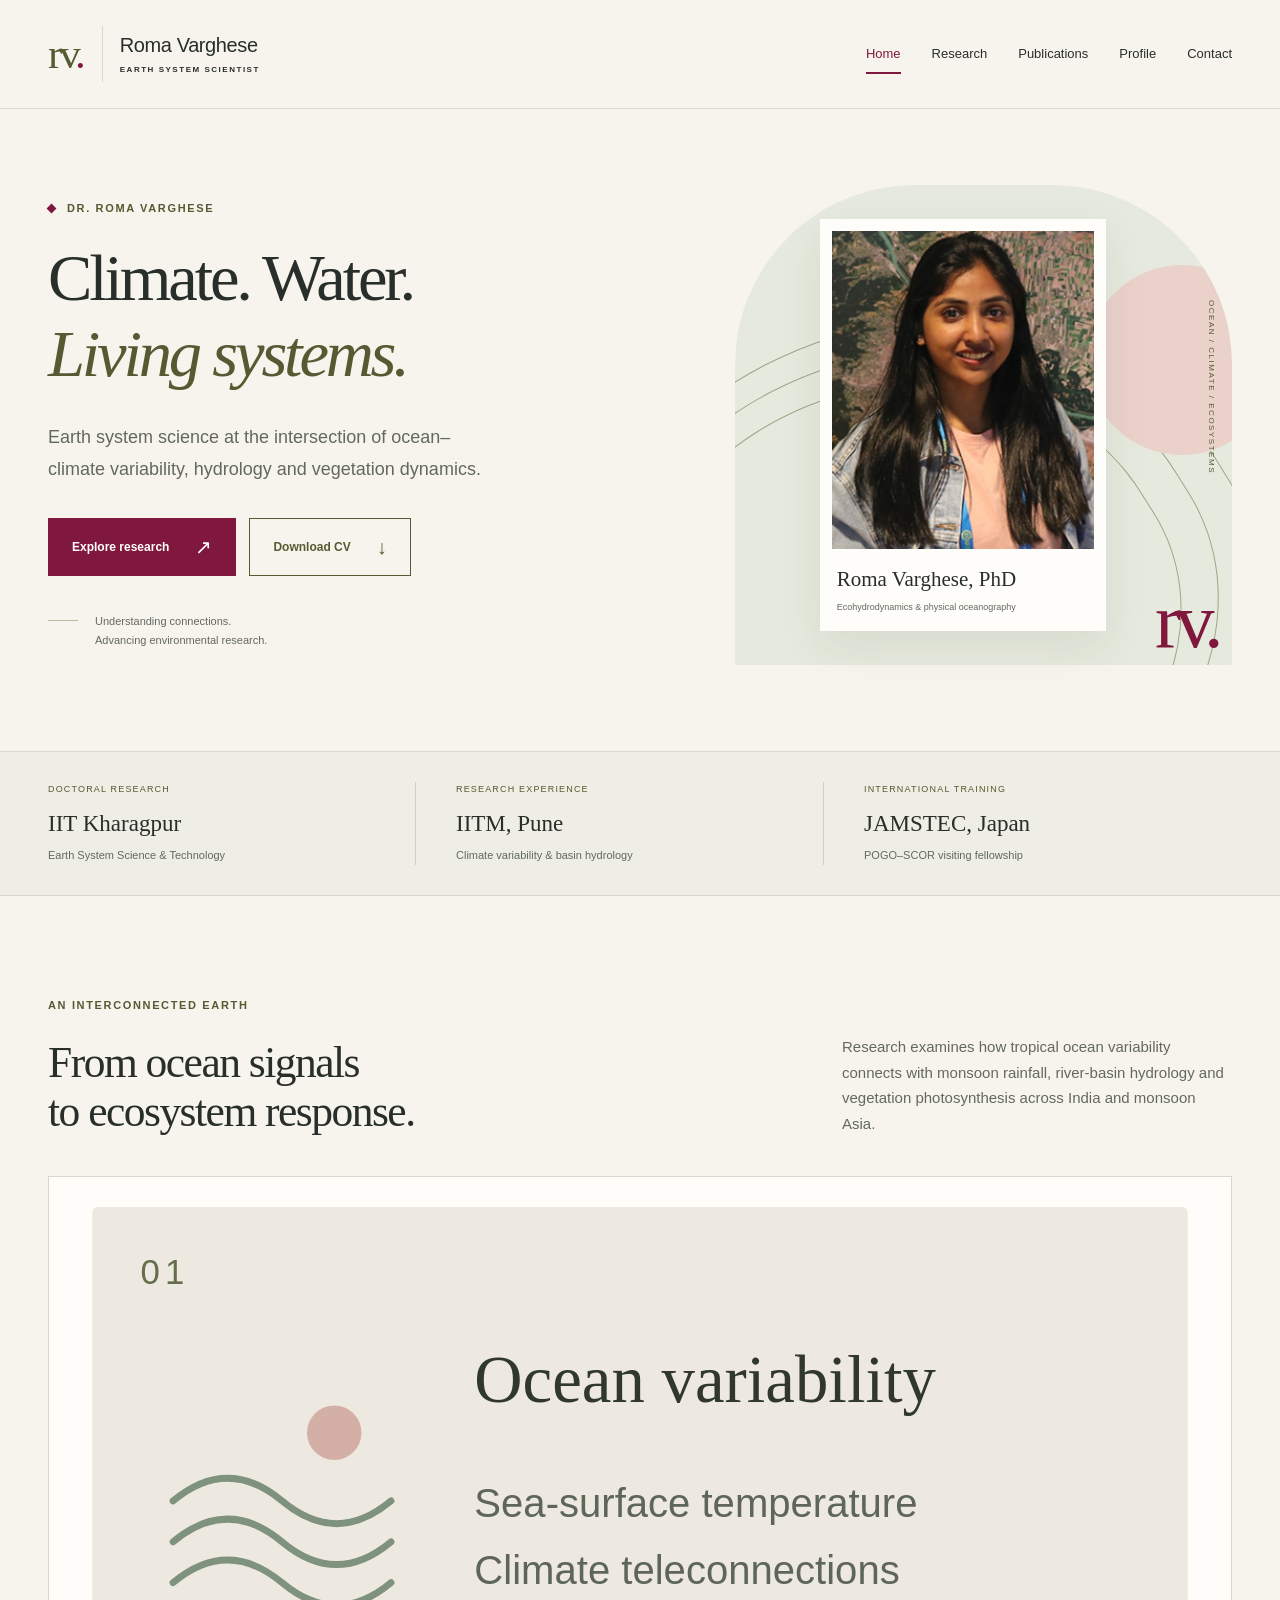
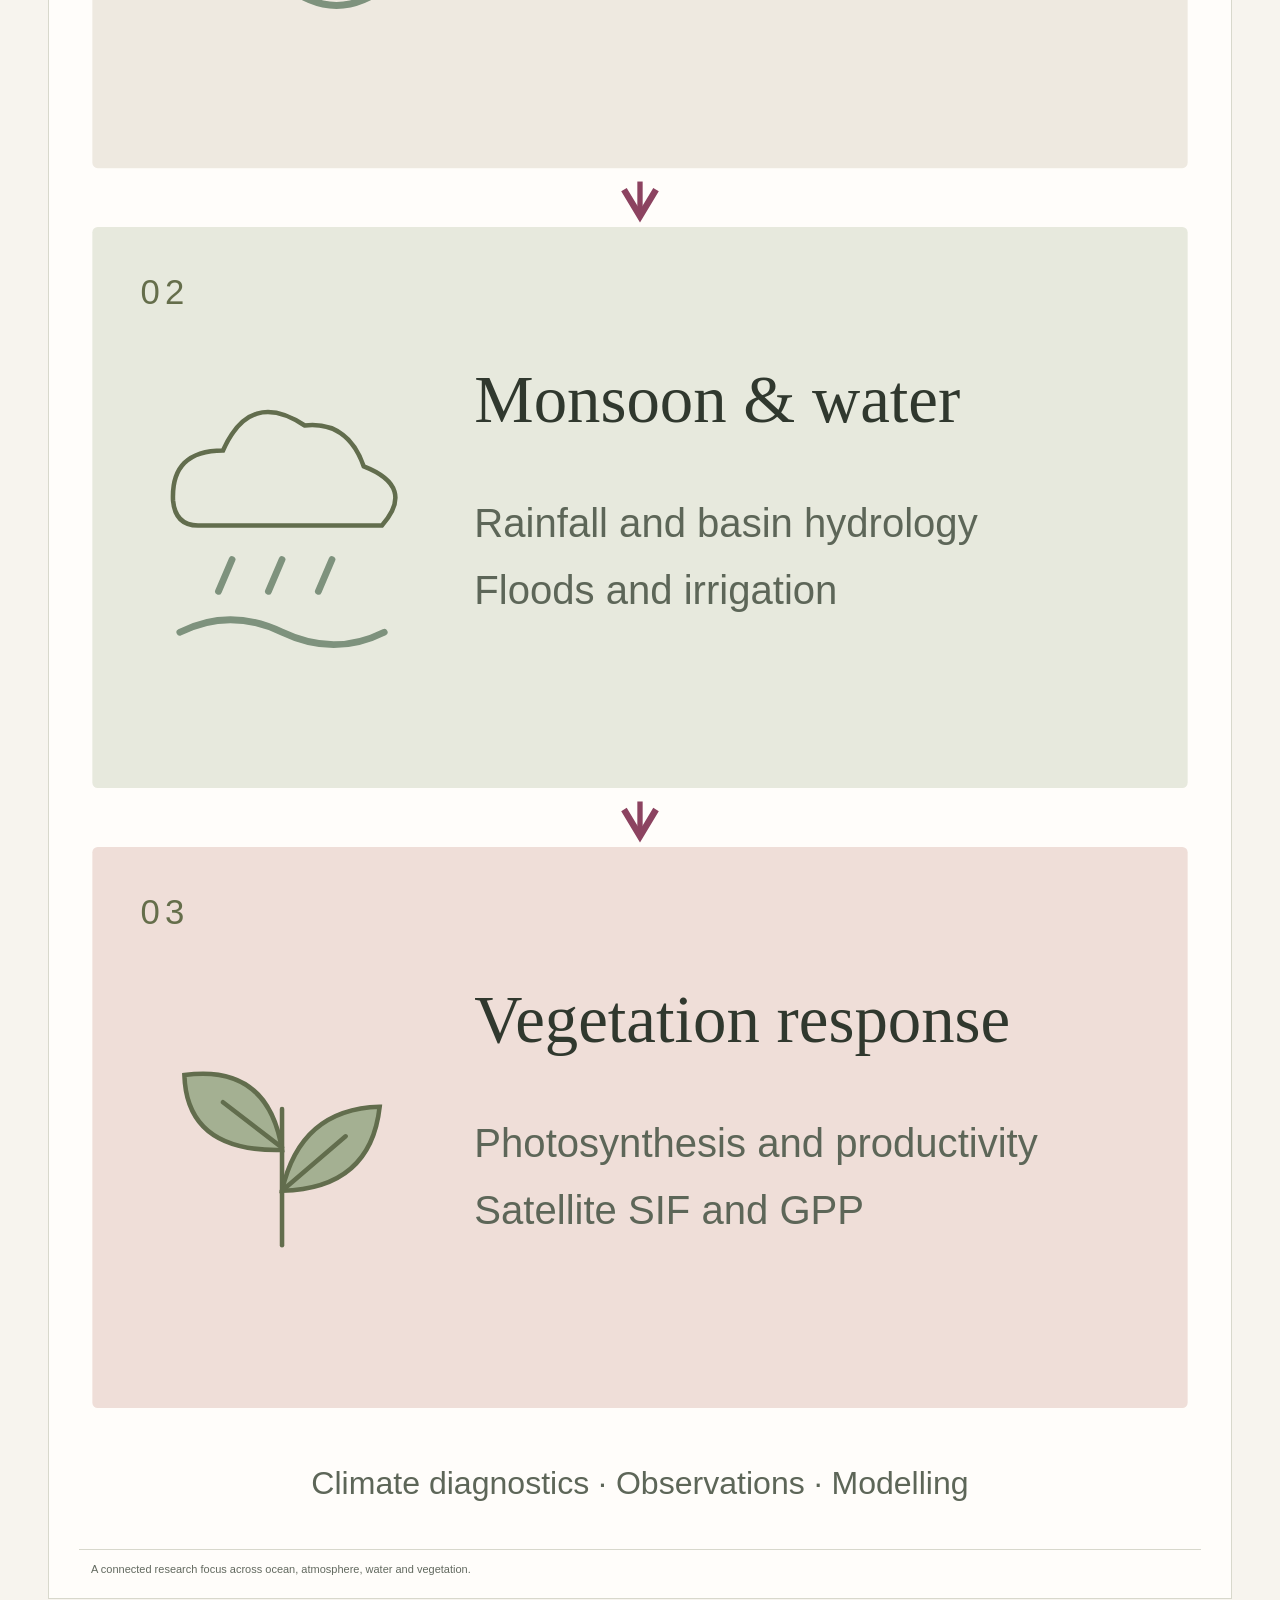
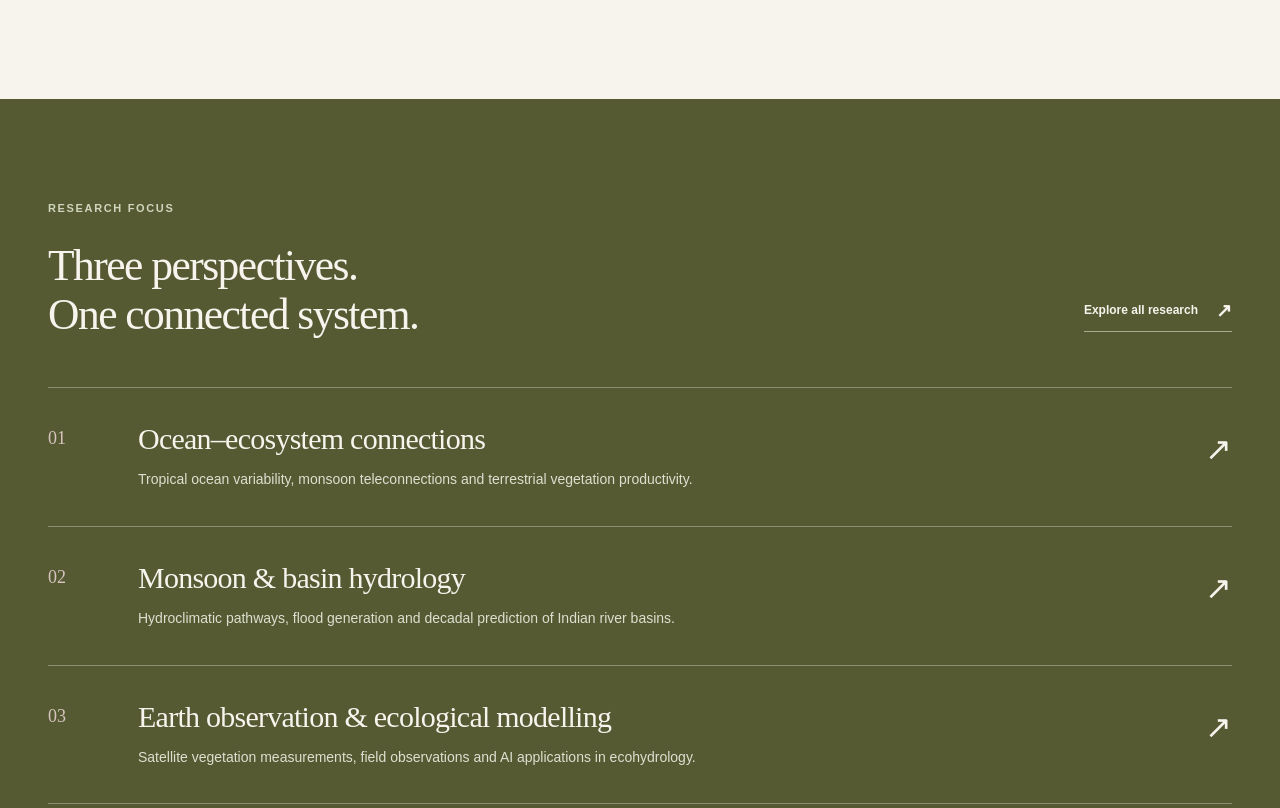
<file: index.html>
<!doctype html>
<html lang="en"><head>
<meta charset="utf-8"><meta name="viewport" content="width=device-width,initial-scale=1">
<meta name="description" content="Roma Varghese — Earth system scientist researching ocean–climate connections, hydrology and vegetation dynamics."><meta name="author" content="Roma Varghese">
<meta name="robots" content="noindex,nofollow"><meta name="referrer" content="no-referrer"><meta name="theme-color" content="#f7f4ee">
<title>Climate, Water &amp; Living Systems | Roma Varghese</title>
<link rel="icon" href="assets/favicon.svg" type="image/svg+xml">
<link rel="stylesheet" href="assets/style.css"><script src="assets/site.js" defer></script>
</head><body>
<a class="skip" href="#main">Skip to content</a>
<header class="site-header"><div class="container header-inner">
<a href="index.html" class="brand" aria-label="Roma Varghese home"><span class="brand-symbol" aria-hidden="true">rv<span>.</span></span><span>Roma Varghese<small>EARTH SYSTEM SCIENTIST</small></span></a>
<button class="menu-toggle" type="button" aria-expanded="false" aria-controls="main-nav"><span>Menu</span><span class="menu-lines" aria-hidden="true"></span></button>
<nav id="main-nav" aria-label="Main navigation"><a href="index.html" aria-current="page">Home</a><a href="research.html">Research</a><a href="publications.html">Publications</a><a href="profile.html">Profile</a><a href="contact.html">Contact</a></nav>
</div></header>
<main id="main">
<section class="container hero" aria-labelledby="hero-title">
<div class="hero-copy"><p class="eyebrow"><span class="small-diamond" aria-hidden="true"></span> Dr. Roma Varghese</p>
<h1 id="hero-title">Climate. Water.<br><em>Living systems.</em></h1>
<p class="hero-description">Earth system science at the intersection of ocean–climate variability, hydrology and vegetation dynamics.</p>
<div class="hero-actions"><a class="button primary" href="research.html">Explore research <span aria-hidden="true">↗</span></a><a class="button outline" href="assets/Roma_Varghese_CV.pdf" download>Download CV <span aria-hidden="true">↓</span></a></div>
<div class="hero-note"><span class="note-line" aria-hidden="true"></span> Understanding connections.<br>Advancing environmental research.</div></div>
<figure class="portrait-scene"><div class="portrait-backdrop" aria-hidden="true"><span class="contour contour-one"></span><span class="contour contour-two"></span><span class="contour contour-three"></span><span class="portrait-orbit"></span></div><div class="portrait-card"><img src="assets/roma-varghese.png" width="250" height="304" alt="Roma Varghese" fetchpriority="high"><figcaption><strong>Roma Varghese, PhD</strong><span>Ecohydrodynamics &amp; physical oceanography</span></figcaption></div><span class="portrait-side-note" aria-hidden="true">OCEAN / CLIMATE / ECOSYSTEMS</span><span class="portrait-mark" aria-hidden="true">rv.</span></figure>
</section>
<section class="credentials" aria-label="Research background"><div class="container credential-grid"><div class="credential"><span class="credential-label">DOCTORAL RESEARCH</span><strong>IIT Kharagpur</strong><span>Earth System Science &amp; Technology</span></div><div class="credential"><span class="credential-label">RESEARCH EXPERIENCE</span><strong>IITM, Pune</strong><span>Climate variability &amp; basin hydrology</span></div><div class="credential"><span class="credential-label">INTERNATIONAL TRAINING</span><strong>JAMSTEC, Japan</strong><span>POGO–SCOR visiting fellowship</span></div></div></section>
<section class="container section section-framework"><div class="section-heading"><div><p class="eyebrow">An interconnected Earth</p><h2>From ocean signals<br>to ecosystem response.</h2></div><p>Research examines how tropical ocean variability connects with monsoon rainfall, river-basin hydrology and vegetation photosynthesis across India and monsoon Asia.</p></div><figure class="framework"><picture><source media="(max-width: 600px)" srcset="assets/research-framework-mobile.svg"><img src="assets/research-framework.svg" width="1200" height="430" alt="Research framework connecting tropical ocean variability, monsoon rainfall and basin hydrology, and vegetation photosynthesis through climate diagnostics, satellite observations and modelling." loading="lazy"></picture><figcaption>A connected research focus across ocean, atmosphere, water and vegetation.</figcaption></figure></section>
<section class="research-band"><div class="container section"><div class="section-heading"><div><p class="eyebrow">Research focus</p><h2>Three perspectives.<br>One connected system.</h2></div><a class="text-link" href="research.html" >Explore all research<span aria-hidden="true">↗</span></a></div>
<div class="research-rows"><a class="research-row" href="research.html#ocean-ecosystems"><span class="row-number">01</span><div><h3>Ocean–ecosystem connections</h3><p>Tropical ocean variability, monsoon teleconnections and terrestrial vegetation productivity.</p></div><span class="row-arrow" aria-hidden="true">↗</span></a><a class="research-row" href="research.html#hydrology"><span class="row-number">02</span><div><h3>Monsoon &amp; basin hydrology</h3><p>Hydroclimatic pathways, flood generation and decadal prediction of Indian river basins.</p></div><span class="row-arrow" aria-hidden="true">↗</span></a><a class="research-row" href="research.html#earth-observation"><span class="row-number">03</span><div><h3>Earth observation &amp; ecological modelling</h3><p>Satellite vegetation measurements, field observations and AI applications in ecohydrology.</p></div><span class="row-arrow" aria-hidden="true">↗</span></a></div></div></section>
<section class="container section"><div class="section-heading"><div><p class="eyebrow">Selected publications</p><h2>Recent contributions.</h2></div><a class="text-link" href="publications.html" >View publications<span aria-hidden="true">↗</span></a></div><div class="selected-grid"><article class="selected-paper"><div class="paper-meta"><span>2026</span><span>Vegetation & hydroclimate</span></div><h3><a href="publications.html#hydroclimate-photosynthesis">Disentangling hydroclimatic and irrigation controls on vegetation photosynthesis variability in India</a></h3><p>Ecohydrology & Hydrobiology</p><a class="text-link" href="https://doi.org/10.1016/j.ecohyd.2026.100811" rel="noreferrer">Read publication<span aria-hidden="true">↗</span></a></article><article class="selected-paper"><div class="paper-meta"><span>2026</span><span>Monsoon & hydrology</span></div><h3><a href="publications.html#monsoon-floods">Monsoon-driven hydrological pathways of flood generation in semi-arid river basins</a></h3><p>Hydrological Processes, 40(7)</p><a class="text-link" href="https://doi.org/10.1002/hyp.70622" rel="noreferrer">Read publication<span aria-hidden="true">↗</span></a></article><article class="selected-paper"><div class="paper-meta"><span>2025</span><span>AI & ecosystem prediction</span></div><h3><a href="publications.html#ai-vegetation">An artificial intelligence-based framework for modeling vegetation photosynthesis anomalies in India corresponding to tropical oceanic variability</a></h3><p>Global Change Biology, 31(12)</p><a class="text-link" href="https://doi.org/10.1111/gcb.70636" rel="noreferrer">Read publication<span aria-hidden="true">↗</span></a></article></div></section>
<section class="container distinction"><div class="distinction-icon" aria-hidden="true">✳</div><div><p class="eyebrow">Research recognition</p><h2>Best Poster Award<br><em>INTROMET 2025</em></h2></div><div><p>Recognition at the International Symposium on Tropical Meteorology, IITM Pune.</p><a class="text-link" href="profile.html#recognition" >Profile & achievements<span aria-hidden="true">↗</span></a></div></section>
<section class="container contact-banner"><div><p class="eyebrow">Research &amp; collaboration</p><h2>Connect across disciplines.</h2><p>Enquiries in climate variability, ecohydrology and Earth observation.</p></div><a class="button primary" href="contact.html">Get in touch <span aria-hidden="true">↗</span></a></section></main>
<footer class="site-footer"><div class="container footer-top"><div><a class="footer-name" href="index.html">Roma Varghese<span>.</span></a><p>Climate, water and living systems.</p></div><div class="footer-links"><a href="research.html">Research</a><a href="publications.html">Publications</a><a href="assets/Roma_Varghese_CV.pdf" download>Download CV ↗</a><a href="mailto:romavarghese17@gmail.com">Email ↗</a></div></div><div class="container footer-bottom"><span>Ecohydrodynamics · Physical oceanography</span><span>© 2026 Roma Varghese</span></div></footer>
</body></html>
</file>
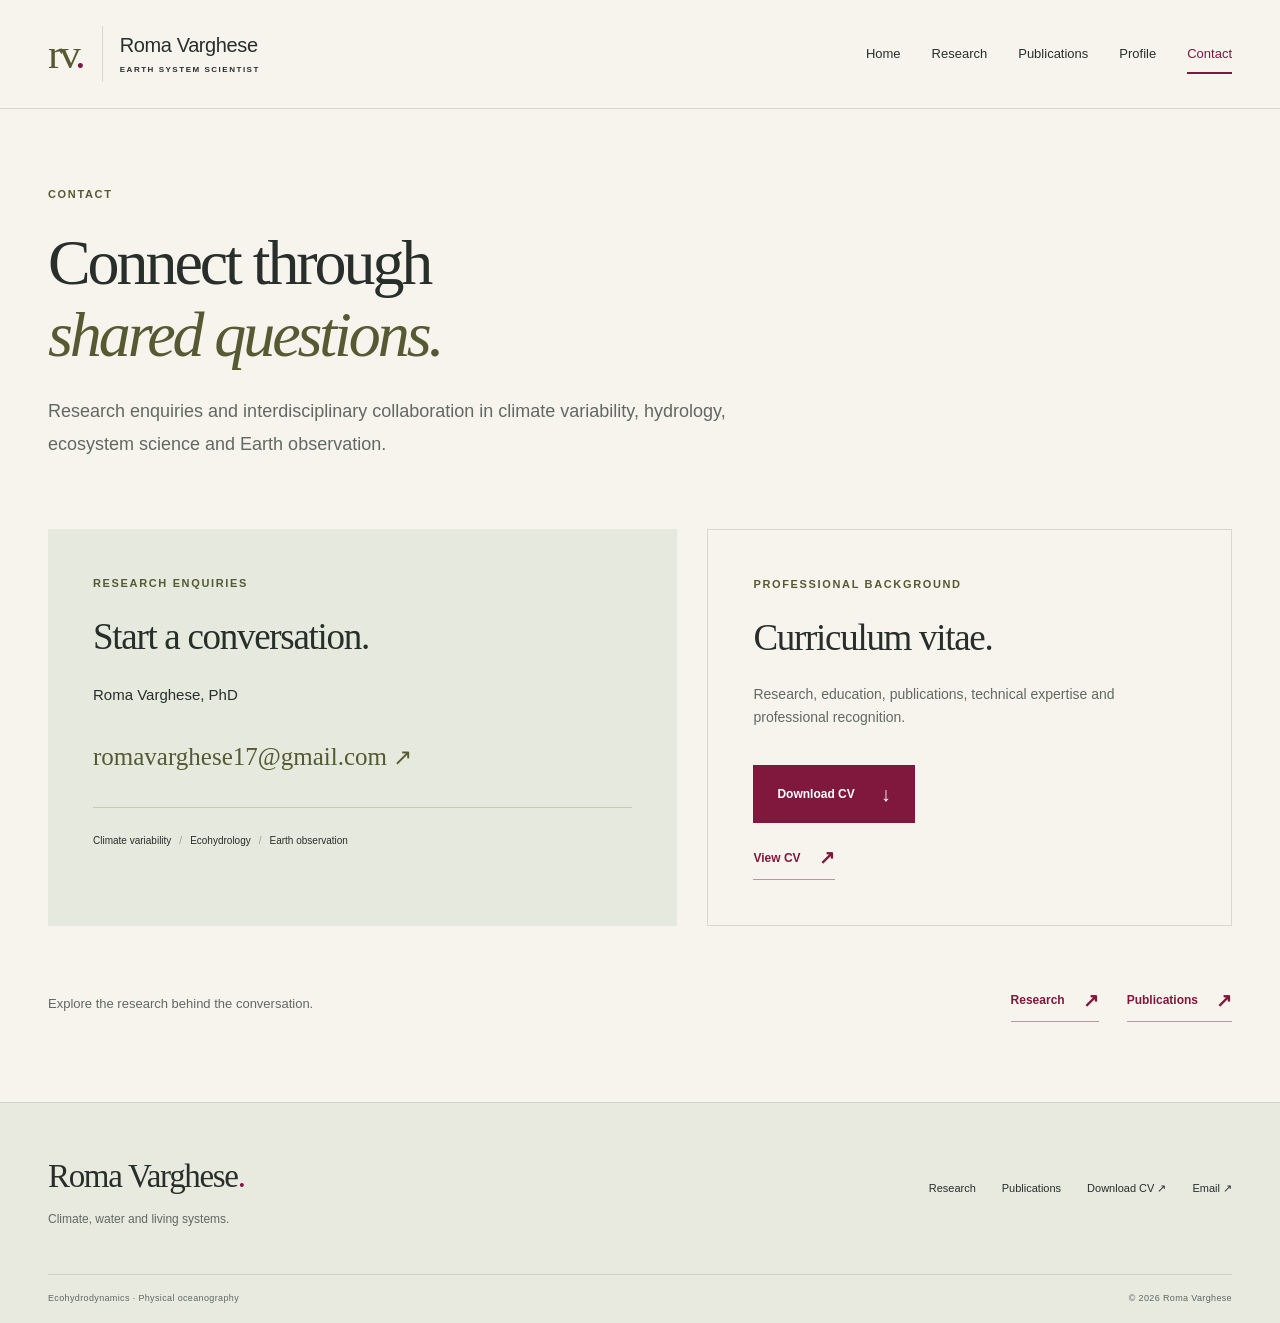
<file: contact.html>
<!doctype html>
<html lang="en"><head>
<meta charset="utf-8"><meta name="viewport" content="width=device-width,initial-scale=1">
<meta name="description" content="Contact Roma Varghese for research enquiries and collaboration in climate, hydrology and ecosystem science."><meta name="author" content="Roma Varghese">
<meta name="robots" content="noindex,nofollow"><meta name="referrer" content="no-referrer"><meta name="theme-color" content="#f7f4ee">
<title>Contact | Roma Varghese</title>
<link rel="icon" href="assets/favicon.svg" type="image/svg+xml">
<link rel="stylesheet" href="assets/style.css"><script src="assets/site.js" defer></script>
</head><body>
<a class="skip" href="#main">Skip to content</a>
<header class="site-header"><div class="container header-inner">
<a href="index.html" class="brand" aria-label="Roma Varghese home"><span class="brand-symbol" aria-hidden="true">rv<span>.</span></span><span>Roma Varghese<small>EARTH SYSTEM SCIENTIST</small></span></a>
<button class="menu-toggle" type="button" aria-expanded="false" aria-controls="main-nav"><span>Menu</span><span class="menu-lines" aria-hidden="true"></span></button>
<nav id="main-nav" aria-label="Main navigation"><a href="index.html">Home</a><a href="research.html">Research</a><a href="publications.html">Publications</a><a href="profile.html">Profile</a><a href="contact.html" aria-current="page">Contact</a></nav>
</div></header>
<main id="main"><section class="container page-intro"><p class="eyebrow">Contact</p><h1>Connect through<br><em>shared questions.</em></h1><p class="intro-text">Research enquiries and interdisciplinary collaboration in climate variability, hydrology, ecosystem science and Earth observation.</p></section>
<section class="container contact-layout"><article class="contact-card email-card"><p class="eyebrow">Research enquiries</p><h2>Start a conversation.</h2><p>Roma Varghese, PhD</p><a class="email-address" href="mailto:romavarghese17@gmail.com">romavarghese17@gmail.com <span aria-hidden="true">↗</span></a><div class="contact-topics"><span>Climate variability</span><span>Ecohydrology</span><span>Earth observation</span></div></article><article class="contact-card cv-card"><p class="eyebrow">Professional background</p><h2>Curriculum vitae.</h2><p>Research, education, publications, technical expertise and professional recognition.</p><a class="button primary" href="assets/Roma_Varghese_CV.pdf" download>Download CV <span aria-hidden="true">↓</span></a><a class="text-link" href="cv.html">View CV <span aria-hidden="true">↗</span></a></article></section>
<section class="container contact-bottom"><p>Explore the research behind the conversation.</p><div><a class="text-link" href="research.html">Research <span aria-hidden="true">↗</span></a><a class="text-link" href="publications.html">Publications <span aria-hidden="true">↗</span></a></div></section></main>
<footer class="site-footer"><div class="container footer-top"><div><a class="footer-name" href="index.html">Roma Varghese<span>.</span></a><p>Climate, water and living systems.</p></div><div class="footer-links"><a href="research.html">Research</a><a href="publications.html">Publications</a><a href="assets/Roma_Varghese_CV.pdf" download>Download CV ↗</a><a href="mailto:romavarghese17@gmail.com">Email ↗</a></div></div><div class="container footer-bottom"><span>Ecohydrodynamics · Physical oceanography</span><span>© 2026 Roma Varghese</span></div></footer>
</body></html>
</file>
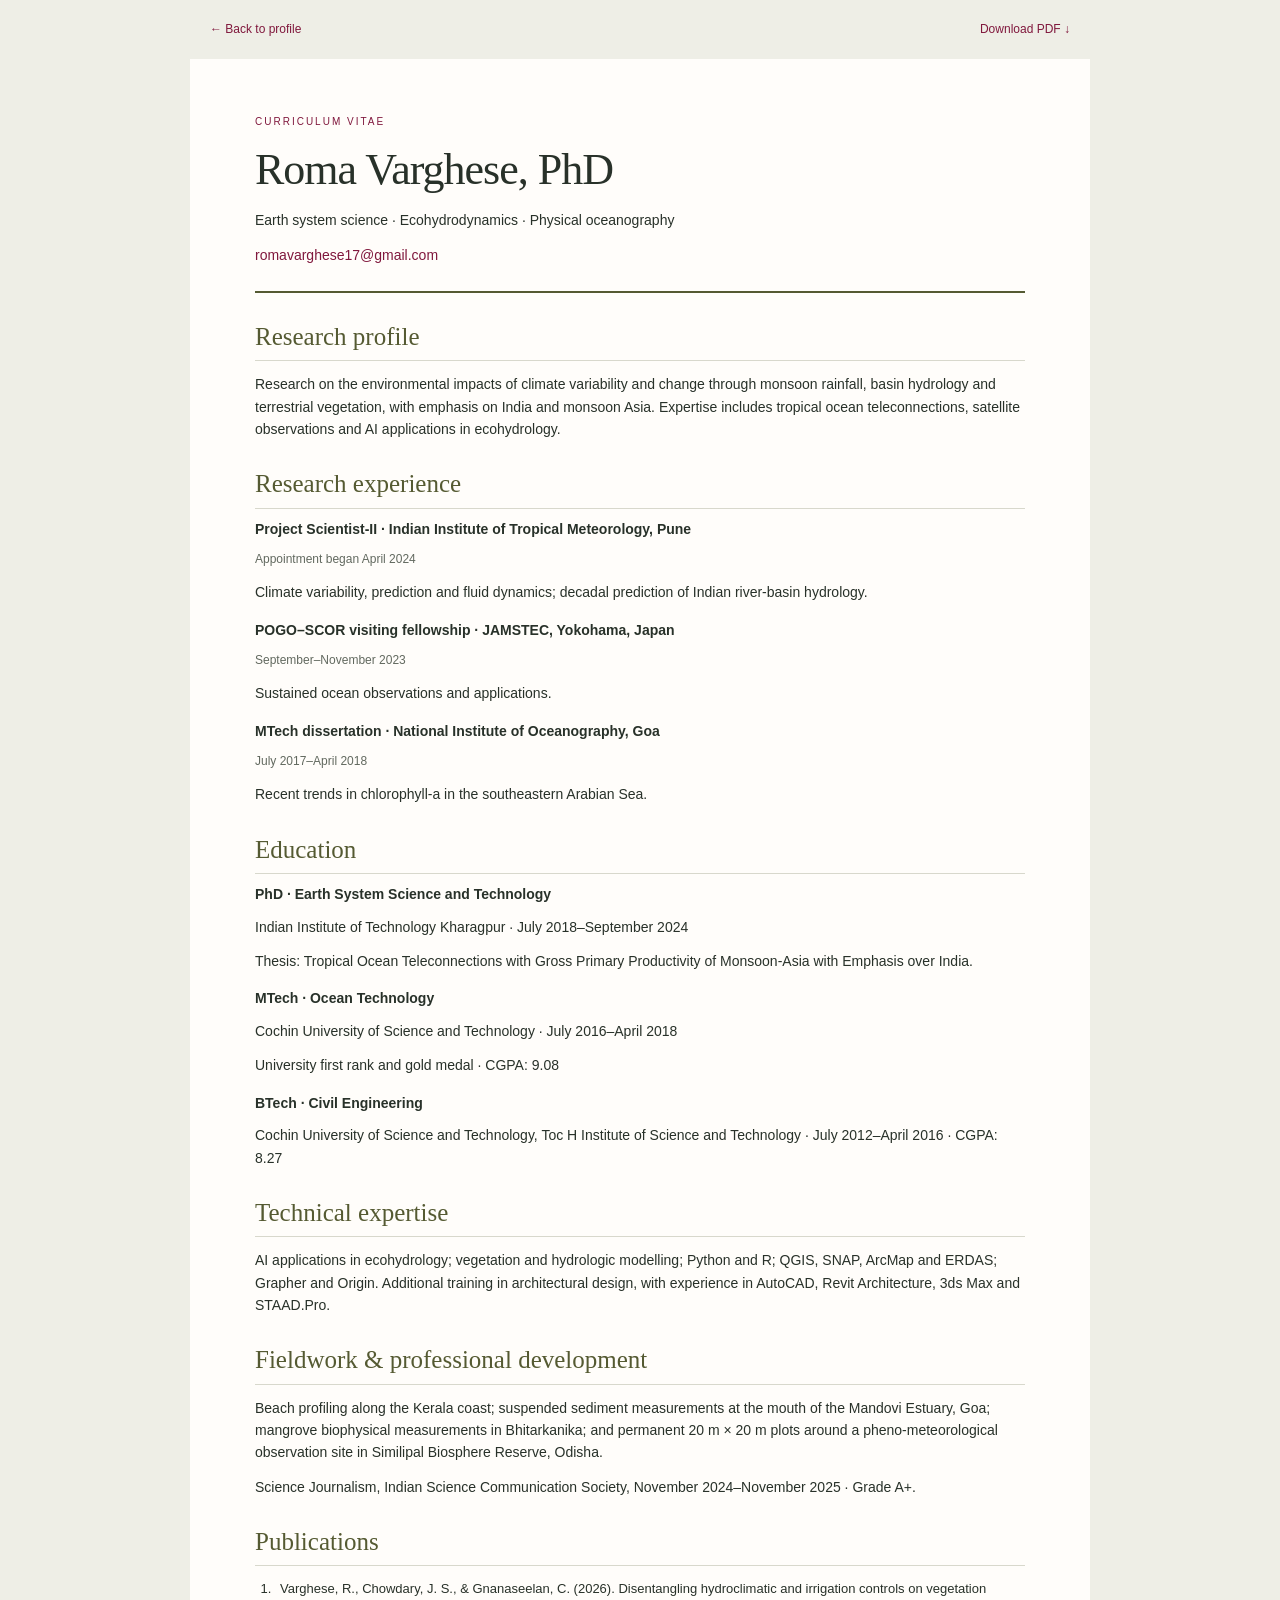
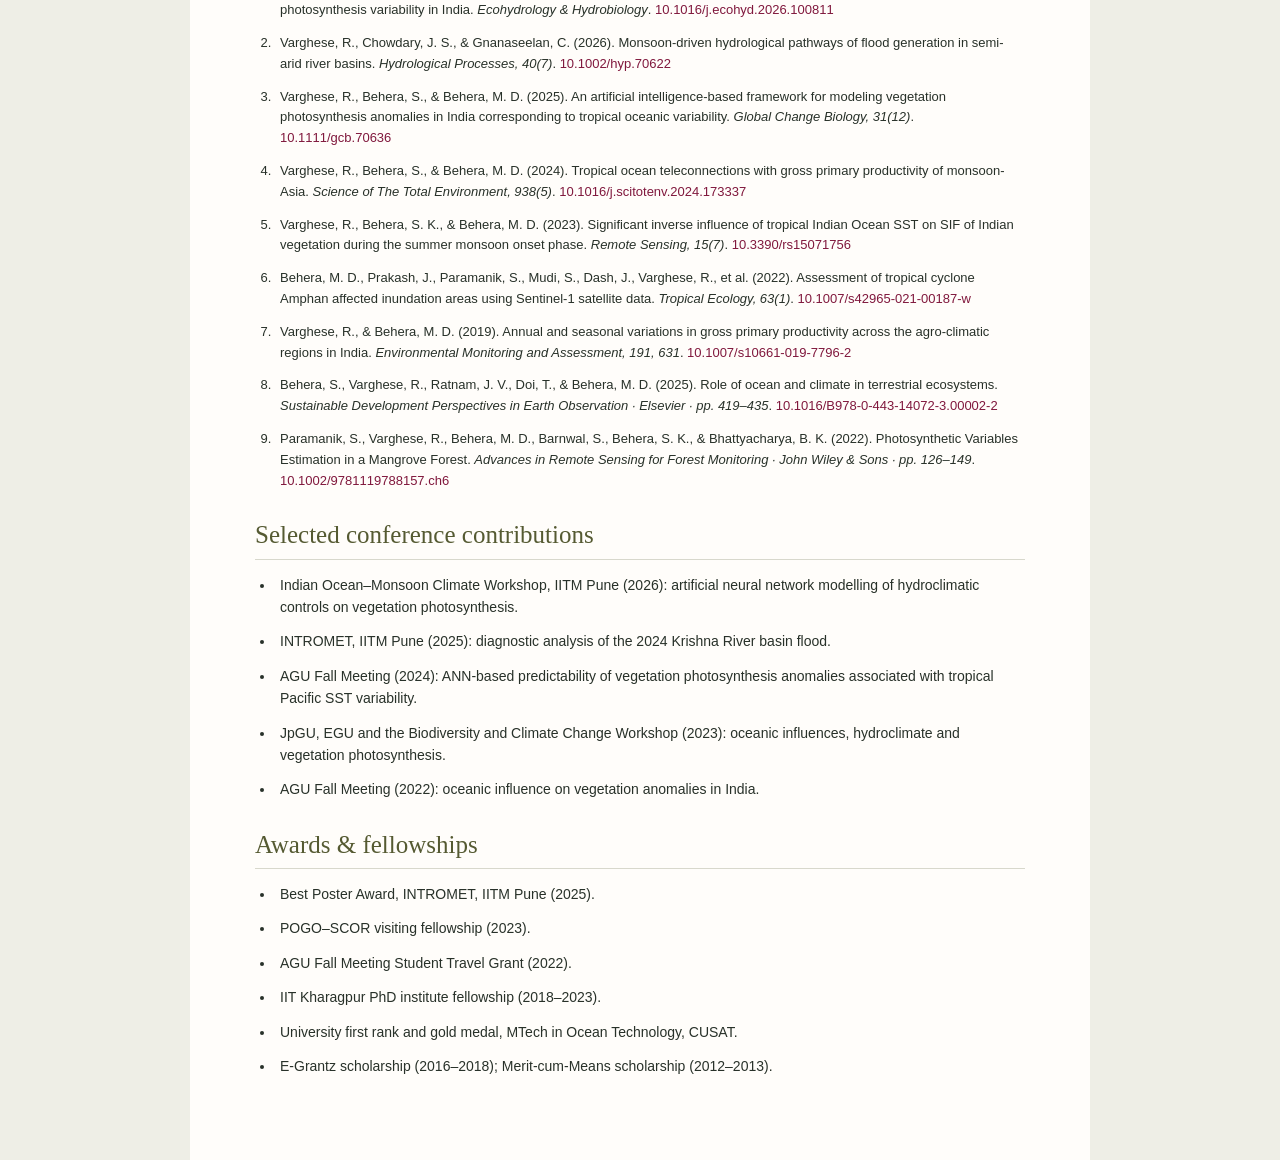
<file: cv.html>
<!doctype html><html lang="en"><head><meta charset="utf-8"><meta name="viewport" content="width=device-width,initial-scale=1"><meta name="robots" content="noindex,nofollow"><title>Curriculum Vitae | Roma Varghese</title><link rel="stylesheet" href="assets/cv.css"><link rel="icon" href="assets/favicon.svg"></head><body><nav class="cv-nav"><a href="profile.html">← Back to profile</a><a href="assets/Roma_Varghese_CV.pdf" download>Download PDF ↓</a></nav><main><header><p class="cv-kicker">CURRICULUM VITAE</p><h1>Roma Varghese, PhD</h1><p>Earth system science · Ecohydrodynamics · Physical oceanography</p><a href="mailto:romavarghese17@gmail.com">romavarghese17@gmail.com</a></header>
<section><h2>Research profile</h2><p>Research on the environmental impacts of climate variability and change through monsoon rainfall, basin hydrology and terrestrial vegetation, with emphasis on India and monsoon Asia. Expertise includes tropical ocean teleconnections, satellite observations and AI applications in ecohydrology.</p></section>
<section><h2>Research experience</h2><div class="cv-entry"><h3>Project Scientist-II · Indian Institute of Tropical Meteorology, Pune</h3><p class="date">Appointment began April 2024</p><p>Climate variability, prediction and fluid dynamics; decadal prediction of Indian river-basin hydrology.</p></div><div class="cv-entry"><h3>POGO–SCOR visiting fellowship · JAMSTEC, Yokohama, Japan</h3><p class="date">September–November 2023</p><p>Sustained ocean observations and applications.</p></div><div class="cv-entry"><h3>MTech dissertation · National Institute of Oceanography, Goa</h3><p class="date">July 2017–April 2018</p><p>Recent trends in chlorophyll-a in the southeastern Arabian Sea.</p></div></section>
<section><h2>Education</h2><div class="cv-entry"><h3>PhD · Earth System Science and Technology</h3><p>Indian Institute of Technology Kharagpur · July 2018–September 2024</p><p>Thesis: Tropical Ocean Teleconnections with Gross Primary Productivity of Monsoon-Asia with Emphasis over India.</p></div><div class="cv-entry"><h3>MTech · Ocean Technology</h3><p>Cochin University of Science and Technology · July 2016–April 2018</p><p>University first rank and gold medal · CGPA: 9.08</p></div><div class="cv-entry"><h3>BTech · Civil Engineering</h3><p>Cochin University of Science and Technology, Toc H Institute of Science and Technology · July 2012–April 2016 · CGPA: 8.27</p></div></section>
<section><h2>Technical expertise</h2><p>AI applications in ecohydrology; vegetation and hydrologic modelling; Python and R; QGIS, SNAP, ArcMap and ERDAS; Grapher and Origin. Additional training in architectural design, with experience in AutoCAD, Revit Architecture, 3ds Max and STAAD.Pro.</p></section>
<section><h2>Fieldwork &amp; professional development</h2><p>Beach profiling along the Kerala coast; suspended sediment measurements at the mouth of the Mandovi Estuary, Goa; mangrove biophysical measurements in Bhitarkanika; and permanent 20 m × 20 m plots around a pheno-meteorological observation site in Similipal Biosphere Reserve, Odisha.</p><p>Science Journalism, Indian Science Communication Society, November 2024–November 2025 · Grade A+.</p></section><section class="cv-publications-section"><h2>Publications</h2><ol class="cv-publications"><li>Varghese, R., Chowdary, J. S., &amp; Gnanaseelan, C. (2026). Disentangling hydroclimatic and irrigation controls on vegetation photosynthesis variability in India. <em>Ecohydrology &amp; Hydrobiology</em>. <a href="https://doi.org/10.1016/j.ecohyd.2026.100811">10.1016/j.ecohyd.2026.100811</a></li><li>Varghese, R., Chowdary, J. S., &amp; Gnanaseelan, C. (2026). Monsoon-driven hydrological pathways of flood generation in semi-arid river basins. <em>Hydrological Processes, 40(7)</em>. <a href="https://doi.org/10.1002/hyp.70622">10.1002/hyp.70622</a></li><li>Varghese, R., Behera, S., &amp; Behera, M. D. (2025). An artificial intelligence-based framework for modeling vegetation photosynthesis anomalies in India corresponding to tropical oceanic variability. <em>Global Change Biology, 31(12)</em>. <a href="https://doi.org/10.1111/gcb.70636">10.1111/gcb.70636</a></li><li>Varghese, R., Behera, S., &amp; Behera, M. D. (2024). Tropical ocean teleconnections with gross primary productivity of monsoon-Asia. <em>Science of The Total Environment, 938(5)</em>. <a href="https://doi.org/10.1016/j.scitotenv.2024.173337">10.1016/j.scitotenv.2024.173337</a></li><li>Varghese, R., Behera, S. K., &amp; Behera, M. D. (2023). Significant inverse influence of tropical Indian Ocean SST on SIF of Indian vegetation during the summer monsoon onset phase. <em>Remote Sensing, 15(7)</em>. <a href="https://doi.org/10.3390/rs15071756">10.3390/rs15071756</a></li><li>Behera, M. D., Prakash, J., Paramanik, S., Mudi, S., Dash, J., Varghese, R., et al. (2022). Assessment of tropical cyclone Amphan affected inundation areas using Sentinel-1 satellite data. <em>Tropical Ecology, 63(1)</em>. <a href="https://doi.org/10.1007/s42965-021-00187-w">10.1007/s42965-021-00187-w</a></li><li>Varghese, R., &amp; Behera, M. D. (2019). Annual and seasonal variations in gross primary productivity across the agro-climatic regions in India. <em>Environmental Monitoring and Assessment, 191, 631</em>. <a href="https://doi.org/10.1007/s10661-019-7796-2">10.1007/s10661-019-7796-2</a></li><li>Behera, S., Varghese, R., Ratnam, J. V., Doi, T., &amp; Behera, M. D. (2025). Role of ocean and climate in terrestrial ecosystems. <em>Sustainable Development Perspectives in Earth Observation · Elsevier · pp. 419–435</em>. <a href="https://doi.org/10.1016/B978-0-443-14072-3.00002-2">10.1016/B978-0-443-14072-3.00002-2</a></li><li>Paramanik, S., Varghese, R., Behera, M. D., Barnwal, S., Behera, S. K., &amp; Bhattyacharya, B. K. (2022). Photosynthetic Variables Estimation in a Mangrove Forest. <em>Advances in Remote Sensing for Forest Monitoring · John Wiley &amp; Sons · pp. 126–149</em>. <a href="https://doi.org/10.1002/9781119788157.ch6">10.1002/9781119788157.ch6</a></li></ol></section>
<section><h2>Selected conference contributions</h2><ul><li>Indian Ocean–Monsoon Climate Workshop, IITM Pune (2026): artificial neural network modelling of hydroclimatic controls on vegetation photosynthesis.</li><li>INTROMET, IITM Pune (2025): diagnostic analysis of the 2024 Krishna River basin flood.</li><li>AGU Fall Meeting (2024): ANN-based predictability of vegetation photosynthesis anomalies associated with tropical Pacific SST variability.</li><li>JpGU, EGU and the Biodiversity and Climate Change Workshop (2023): oceanic influences, hydroclimate and vegetation photosynthesis.</li><li>AGU Fall Meeting (2022): oceanic influence on vegetation anomalies in India.</li></ul></section>
<section><h2>Awards &amp; fellowships</h2><ul><li>Best Poster Award, INTROMET, IITM Pune (2025).</li><li>POGO–SCOR visiting fellowship (2023).</li><li>AGU Fall Meeting Student Travel Grant (2022).</li><li>IIT Kharagpur PhD institute fellowship (2018–2023).</li><li>University first rank and gold medal, MTech in Ocean Technology, CUSAT.</li><li>E-Grantz scholarship (2016–2018); Merit-cum-Means scholarship (2012–2013).</li></ul></section>
</main></body></html>
</file>
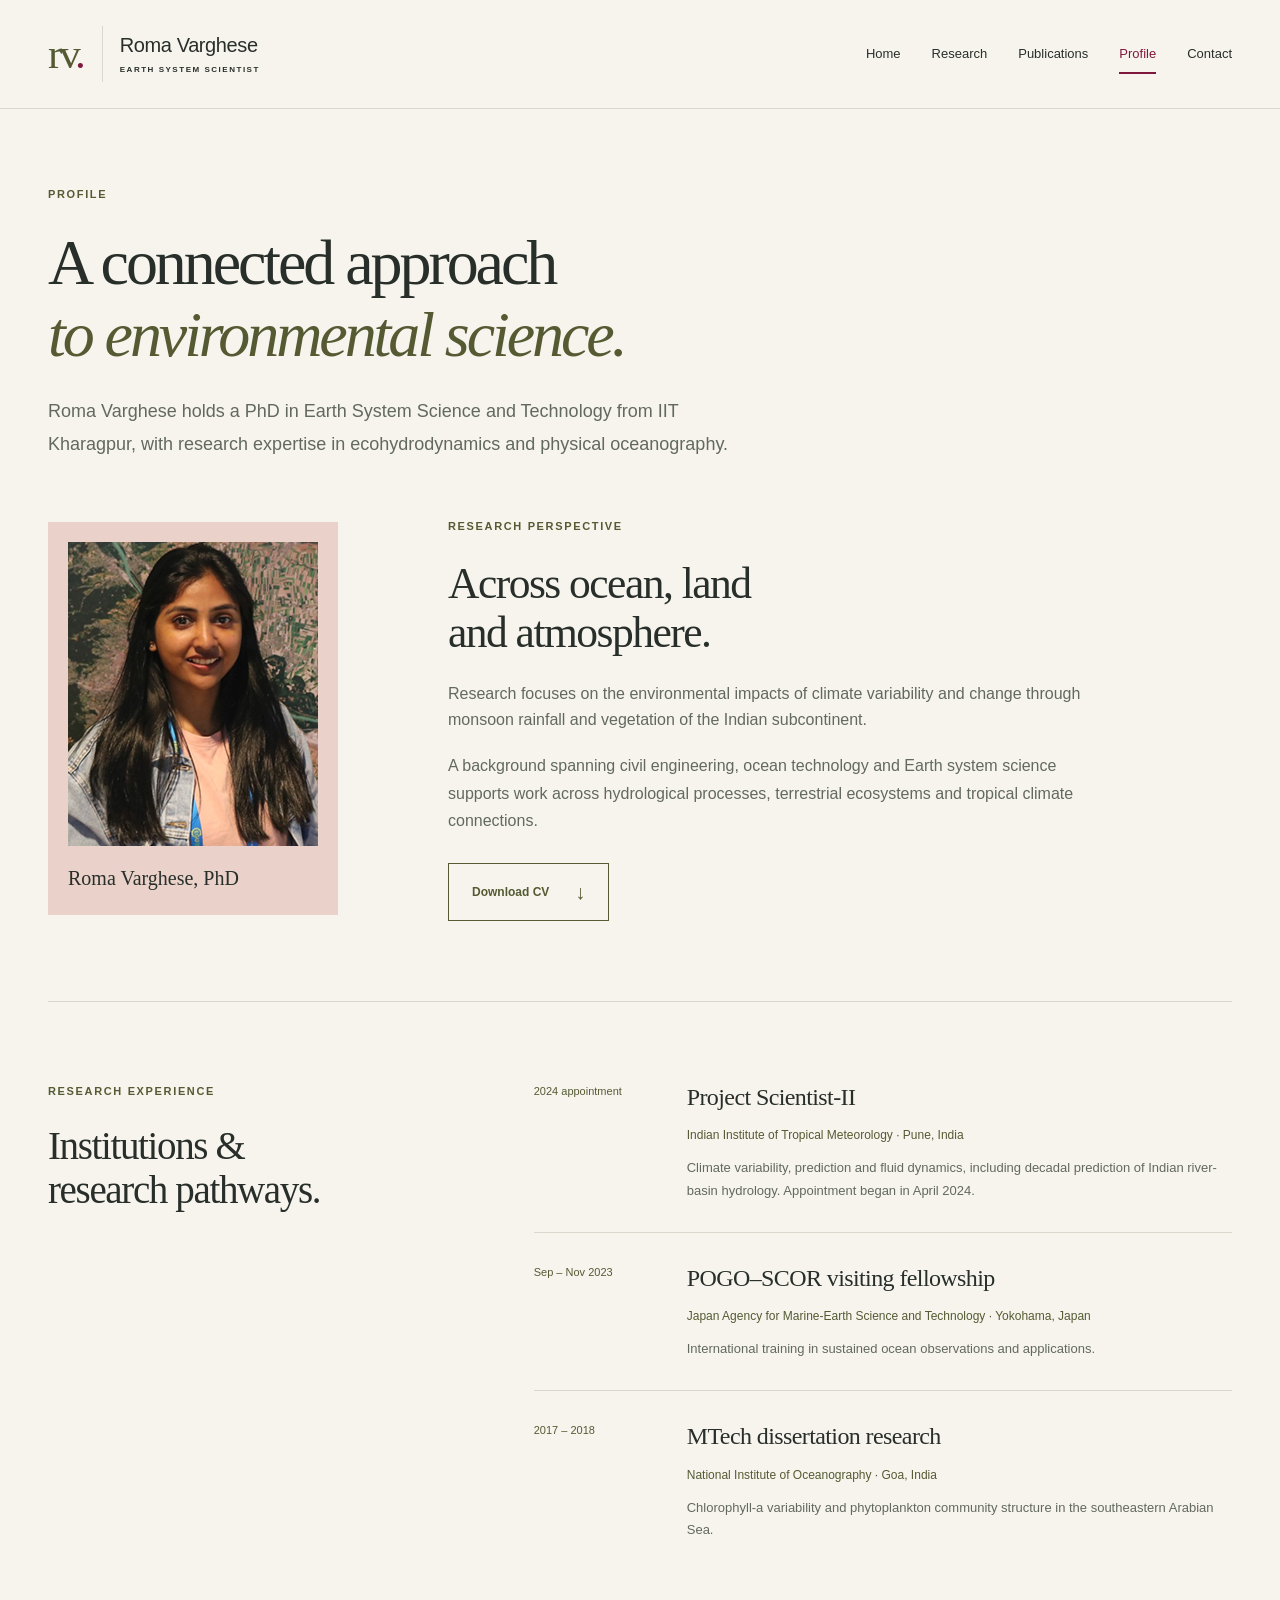
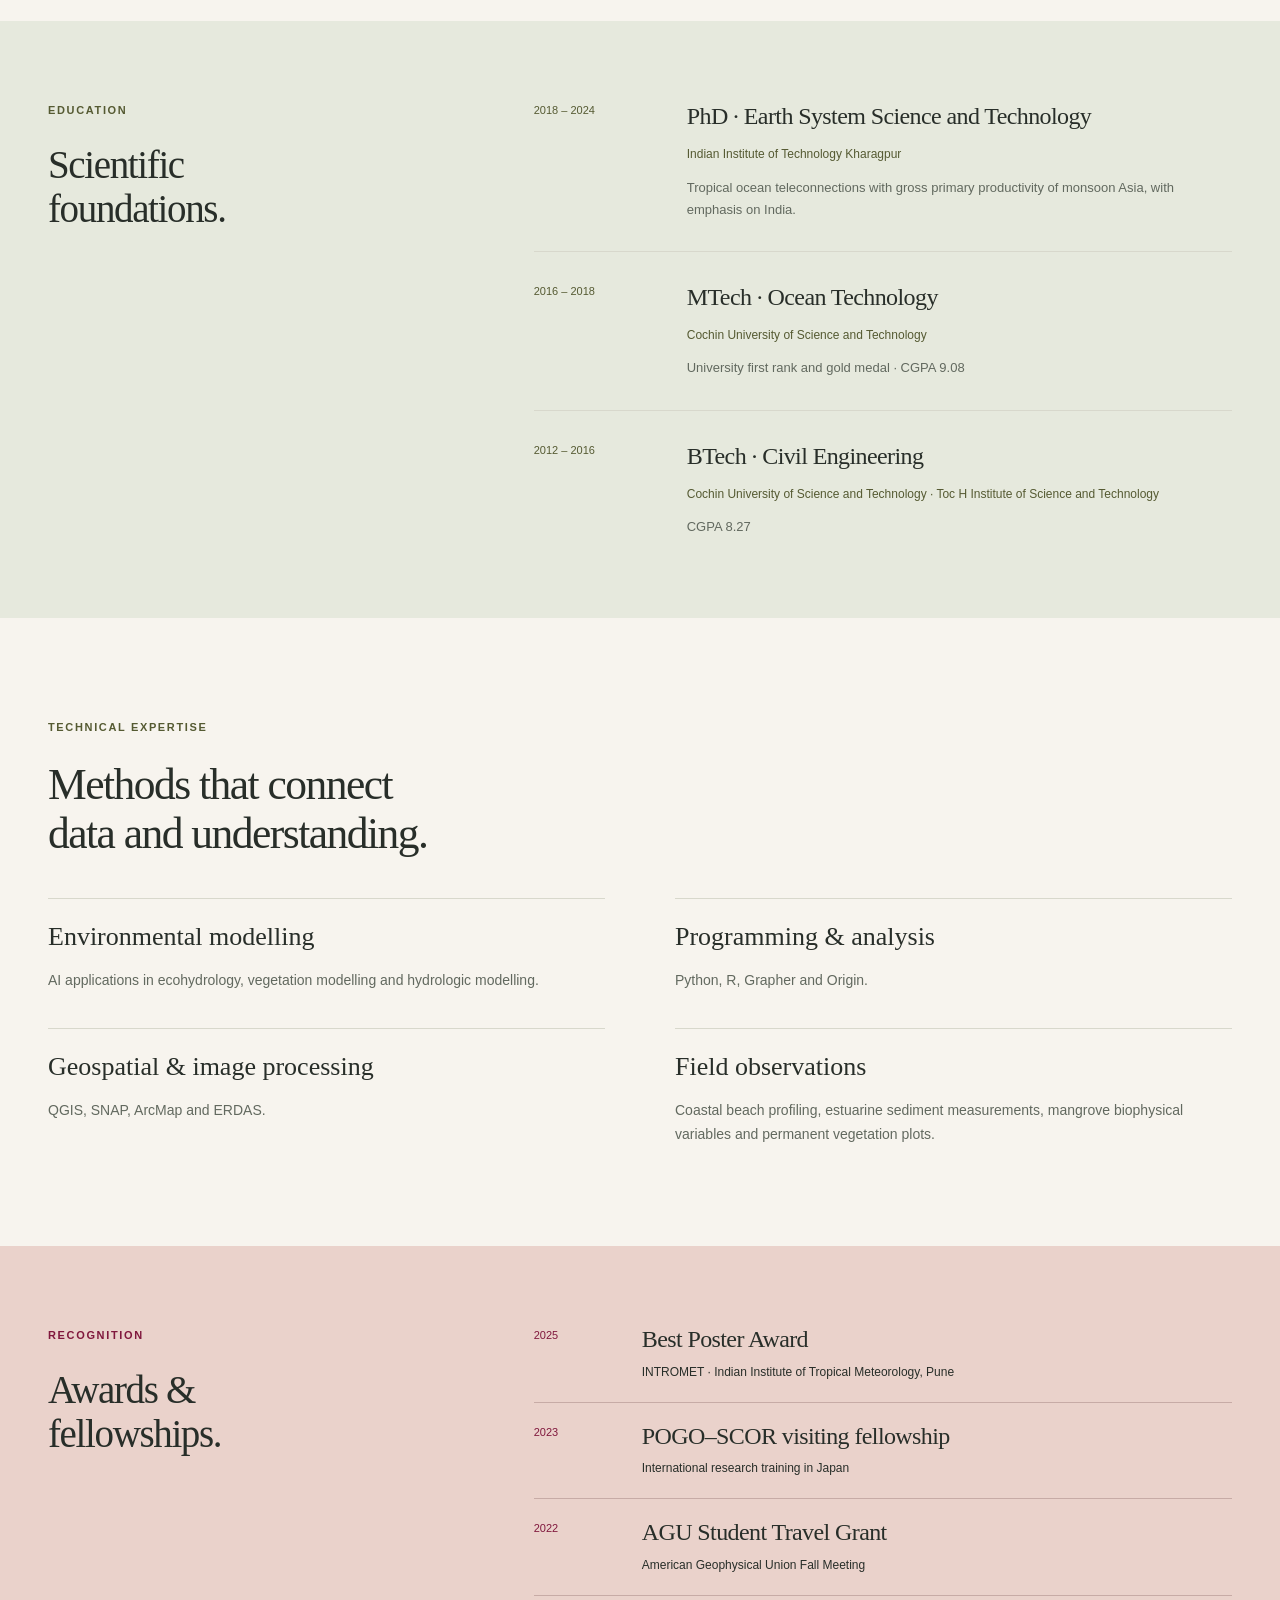
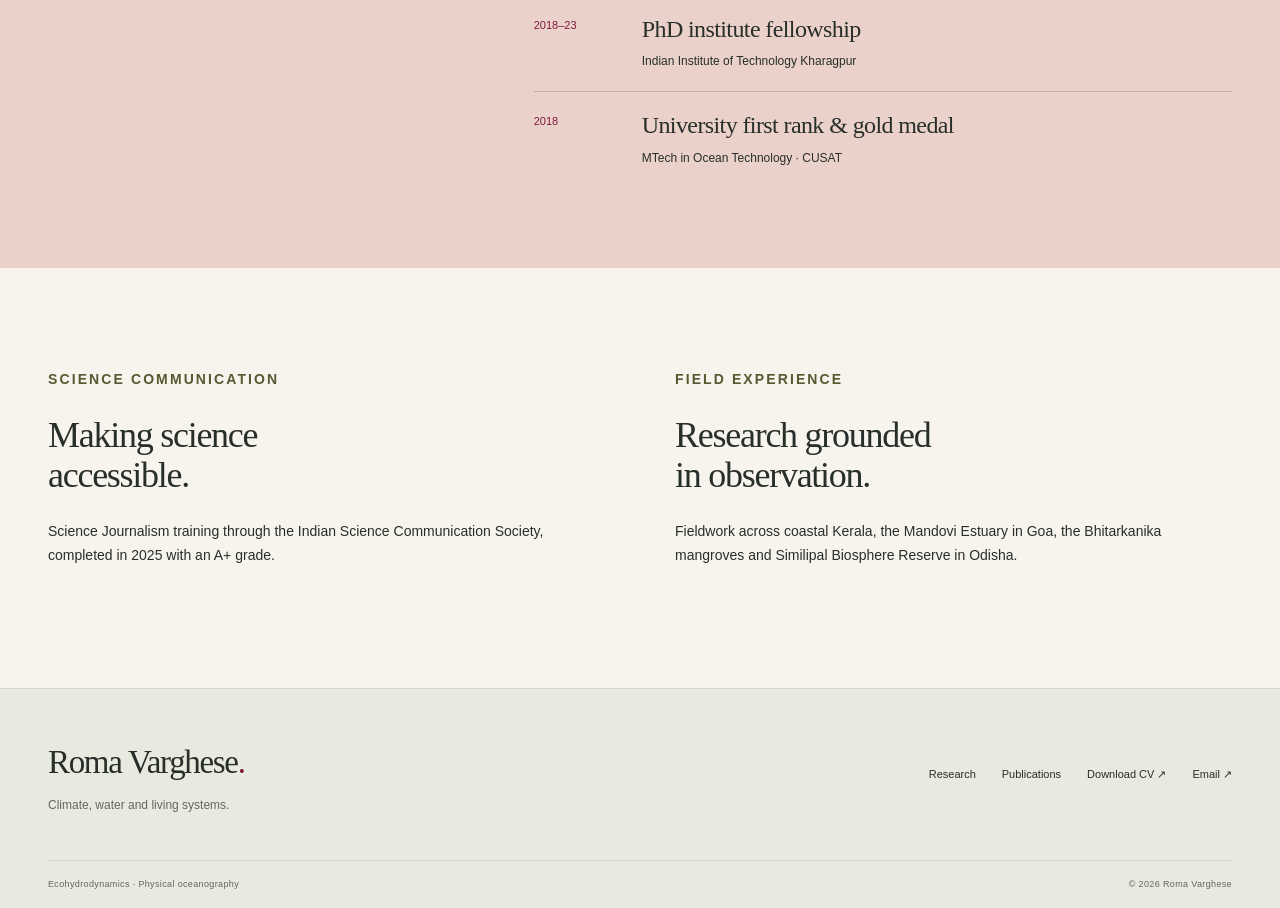
<file: profile.html>
<!doctype html>
<html lang="en"><head>
<meta charset="utf-8"><meta name="viewport" content="width=device-width,initial-scale=1">
<meta name="description" content="Roma Varghese: education, research experience, expertise, awards and international training."><meta name="author" content="Roma Varghese">
<meta name="robots" content="noindex,nofollow"><meta name="referrer" content="no-referrer"><meta name="theme-color" content="#f7f4ee">
<title>Profile | Roma Varghese</title>
<link rel="icon" href="assets/favicon.svg" type="image/svg+xml">
<link rel="stylesheet" href="assets/style.css"><script src="assets/site.js" defer></script>
</head><body>
<a class="skip" href="#main">Skip to content</a>
<header class="site-header"><div class="container header-inner">
<a href="index.html" class="brand" aria-label="Roma Varghese home"><span class="brand-symbol" aria-hidden="true">rv<span>.</span></span><span>Roma Varghese<small>EARTH SYSTEM SCIENTIST</small></span></a>
<button class="menu-toggle" type="button" aria-expanded="false" aria-controls="main-nav"><span>Menu</span><span class="menu-lines" aria-hidden="true"></span></button>
<nav id="main-nav" aria-label="Main navigation"><a href="index.html">Home</a><a href="research.html">Research</a><a href="publications.html">Publications</a><a href="profile.html" aria-current="page">Profile</a><a href="contact.html">Contact</a></nav>
</div></header>
<main id="main"><section class="container page-intro"><p class="eyebrow">Profile</p><h1>A connected approach<br><em>to environmental science.</em></h1><p class="intro-text">Roma Varghese holds a PhD in Earth System Science and Technology from IIT Kharagpur, with research expertise in ecohydrodynamics and physical oceanography.</p></section>
<section class="container profile-overview"><div class="profile-photo"><img src="assets/roma-varghese.png" width="250" height="304" alt="Roma Varghese" loading="lazy"><span>Roma Varghese, PhD</span></div><div><p class="eyebrow">Research perspective</p><h2>Across ocean, land<br>and atmosphere.</h2><p class="lead">Research focuses on the environmental impacts of climate variability and change through monsoon rainfall and vegetation of the Indian subcontinent.</p><p>A background spanning civil engineering, ocean technology and Earth system science supports work across hydrological processes, terrestrial ecosystems and tropical climate connections.</p><a class="button outline" href="assets/Roma_Varghese_CV.pdf" download>Download CV <span aria-hidden="true">↓</span></a></div></section>
<section class="container profile-section"><div class="profile-section-heading"><p class="eyebrow">Research experience</p><h2>Institutions &amp;<br>research pathways.</h2></div><div class="timeline"><article><div class="timeline-date">2024 appointment</div><div><h3>Project Scientist-II</h3><p class="institution">Indian Institute of Tropical Meteorology · Pune, India</p><p>Climate variability, prediction and fluid dynamics, including decadal prediction of Indian river-basin hydrology. Appointment began in April 2024.</p></div></article><article><div class="timeline-date">Sep – Nov 2023</div><div><h3>POGO–SCOR visiting fellowship</h3><p class="institution">Japan Agency for Marine-Earth Science and Technology · Yokohama, Japan</p><p>International training in sustained ocean observations and applications.</p></div></article><article><div class="timeline-date">2017 – 2018</div><div><h3>MTech dissertation research</h3><p class="institution">National Institute of Oceanography · Goa, India</p><p>Chlorophyll-a variability and phytoplankton community structure in the southeastern Arabian Sea.</p></div></article></div></section>
<section class="education-band"><div class="container profile-section"><div class="profile-section-heading"><p class="eyebrow">Education</p><h2>Scientific<br>foundations.</h2></div><div class="timeline"><article><div class="timeline-date">2018 – 2024</div><div><h3>PhD · Earth System Science and Technology</h3><p class="institution">Indian Institute of Technology Kharagpur</p><p>Tropical ocean teleconnections with gross primary productivity of monsoon Asia, with emphasis on India.</p></div></article><article><div class="timeline-date">2016 – 2018</div><div><h3>MTech · Ocean Technology</h3><p class="institution">Cochin University of Science and Technology</p><p>University first rank and gold medal · CGPA 9.08</p></div></article><article><div class="timeline-date">2012 – 2016</div><div><h3>BTech · Civil Engineering</h3><p class="institution">Cochin University of Science and Technology · Toc H Institute of Science and Technology</p><p>CGPA 8.27</p></div></article></div></div></section>
<section class="container section"><div class="section-heading"><div><p class="eyebrow">Technical expertise</p><h2>Methods that connect<br>data and understanding.</h2></div></div><dl class="expertise-grid"><div><dt>Environmental modelling</dt><dd>AI applications in ecohydrology, vegetation modelling and hydrologic modelling.</dd></div><div><dt>Programming &amp; analysis</dt><dd>Python, R, Grapher and Origin.</dd></div><div><dt>Geospatial &amp; image processing</dt><dd>QGIS, SNAP, ArcMap and ERDAS.</dd></div><div><dt>Field observations</dt><dd>Coastal beach profiling, estuarine sediment measurements, mangrove biophysical variables and permanent vegetation plots.</dd></div></dl></section>
<section class="recognition-band" id="recognition"><div class="container profile-section"><div class="profile-section-heading"><p class="eyebrow">Recognition</p><h2>Awards &amp;<br>fellowships.</h2></div><ul class="awards-list"><li><span>2025</span><div><h3>Best Poster Award</h3><p>INTROMET · Indian Institute of Tropical Meteorology, Pune</p></div></li><li><span>2023</span><div><h3>POGO–SCOR visiting fellowship</h3><p>International research training in Japan</p></div></li><li><span>2022</span><div><h3>AGU Student Travel Grant</h3><p>American Geophysical Union Fall Meeting</p></div></li><li><span>2018–23</span><div><h3>PhD institute fellowship</h3><p>Indian Institute of Technology Kharagpur</p></div></li><li><span>2018</span><div><h3>University first rank &amp; gold medal</h3><p>MTech in Ocean Technology · CUSAT</p></div></li></ul></div></section>
<section class="container section two-column additional"><div><p class="eyebrow">Science communication</p><h2>Making science<br>accessible.</h2><p>Science Journalism training through the Indian Science Communication Society, completed in 2025 with an A+ grade.</p></div><div><p class="eyebrow">Field experience</p><h2>Research grounded<br>in observation.</h2><p>Fieldwork across coastal Kerala, the Mandovi Estuary in Goa, the Bhitarkanika mangroves and Similipal Biosphere Reserve in Odisha.</p></div></section></main>
<footer class="site-footer"><div class="container footer-top"><div><a class="footer-name" href="index.html">Roma Varghese<span>.</span></a><p>Climate, water and living systems.</p></div><div class="footer-links"><a href="research.html">Research</a><a href="publications.html">Publications</a><a href="assets/Roma_Varghese_CV.pdf" download>Download CV ↗</a><a href="mailto:romavarghese17@gmail.com">Email ↗</a></div></div><div class="container footer-bottom"><span>Ecohydrodynamics · Physical oceanography</span><span>© 2026 Roma Varghese</span></div></footer>
</body></html>
</file>
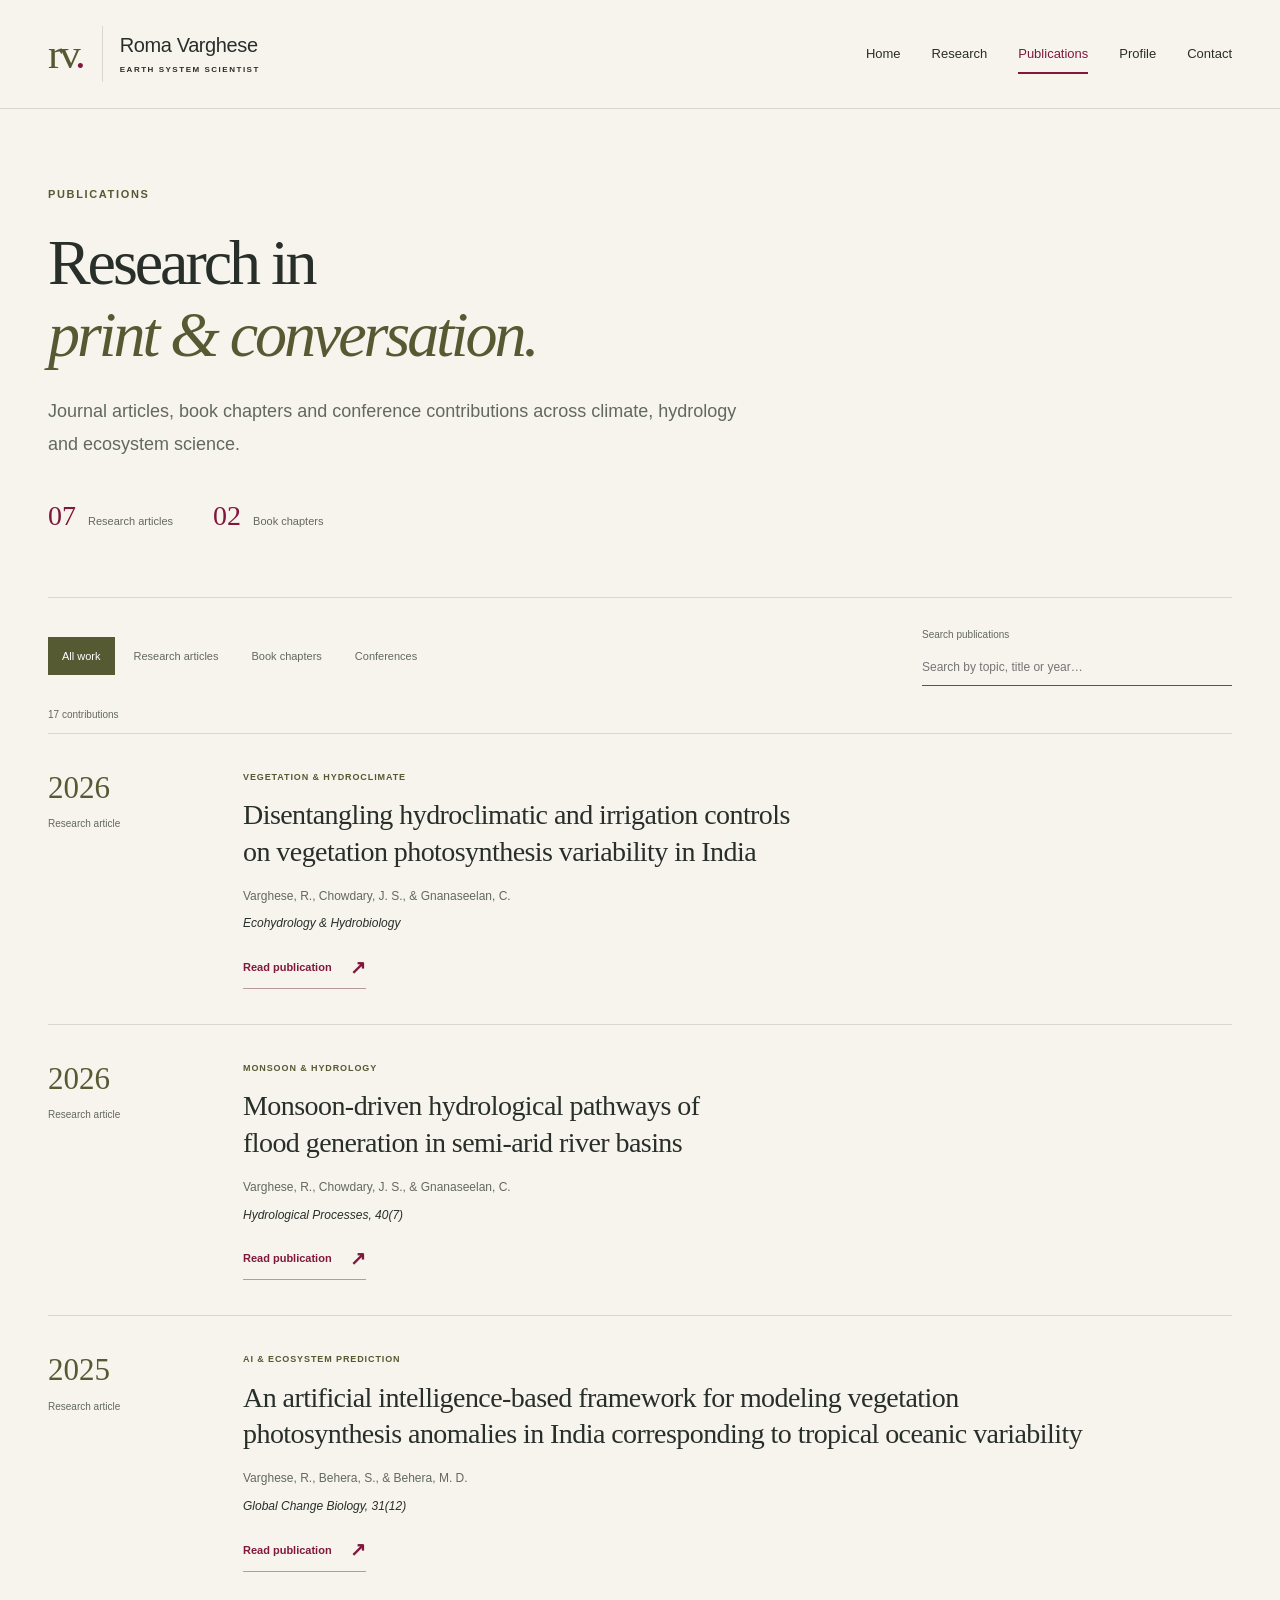
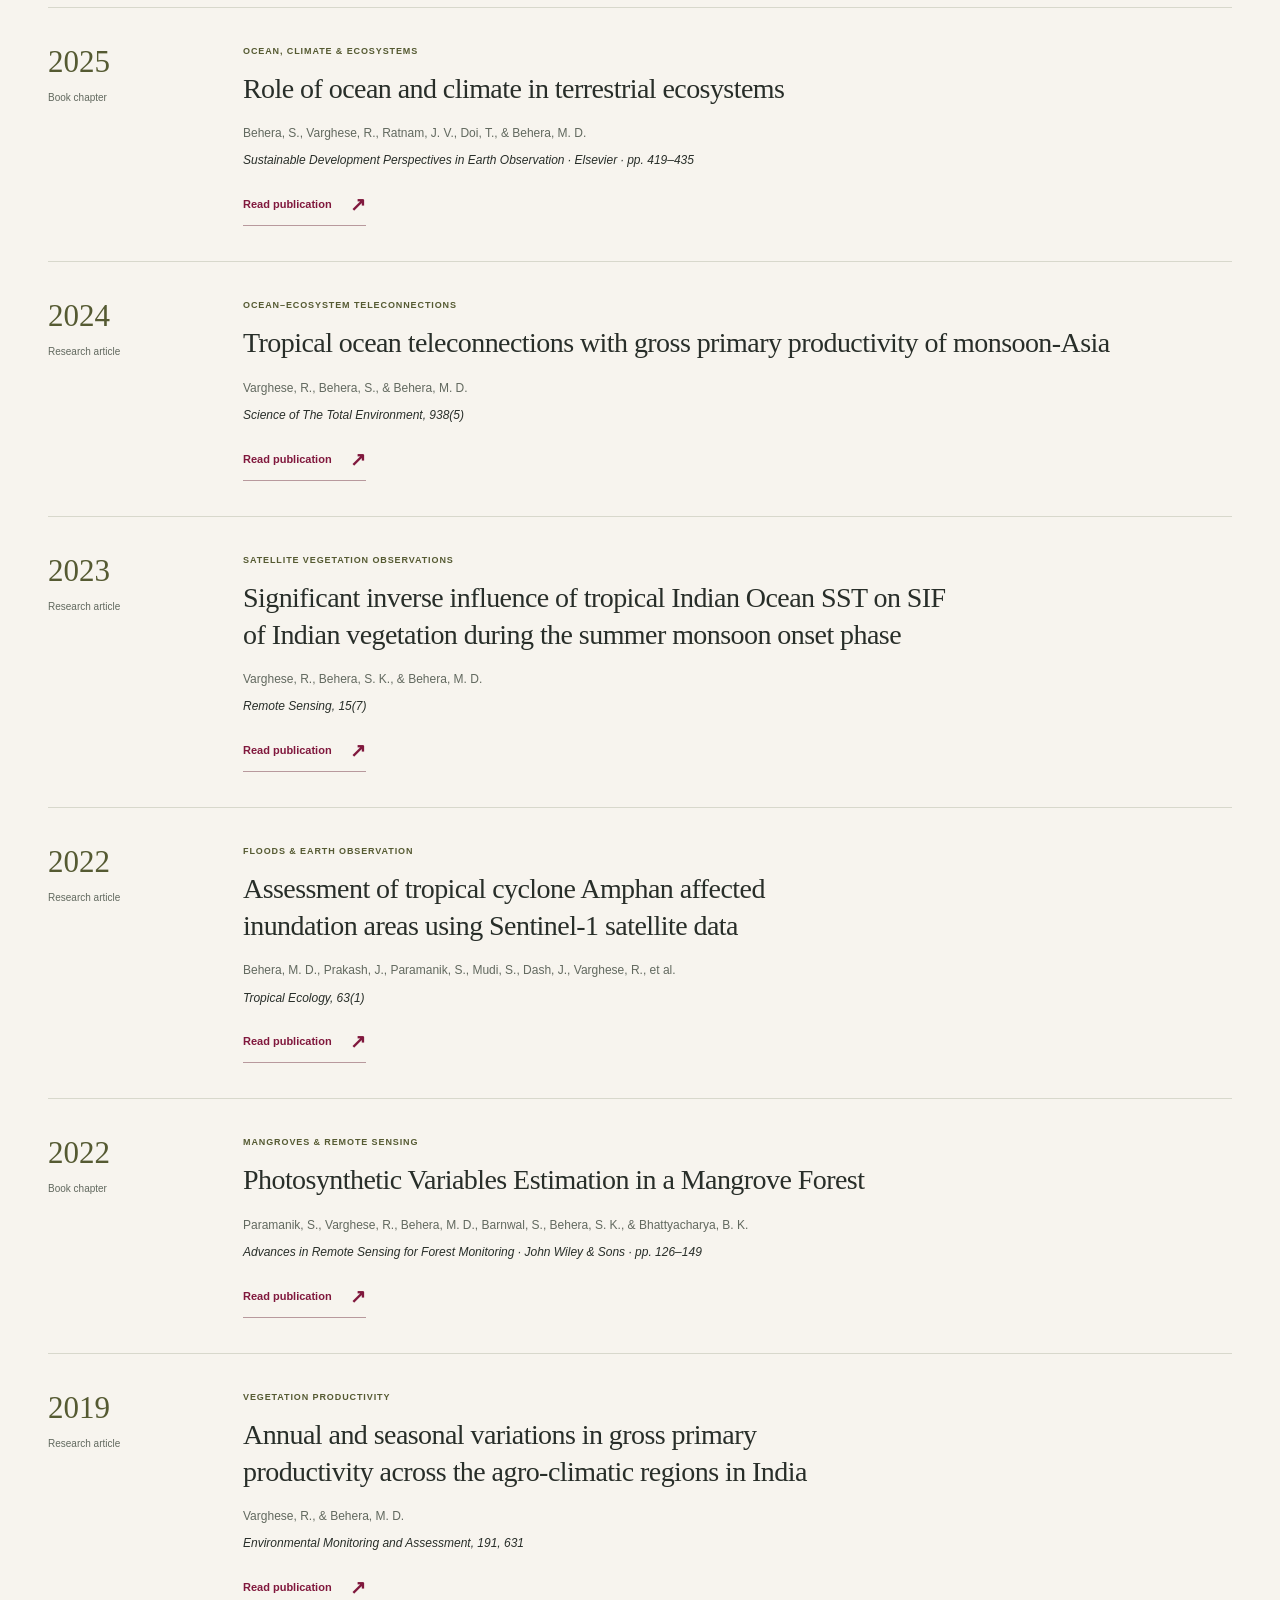
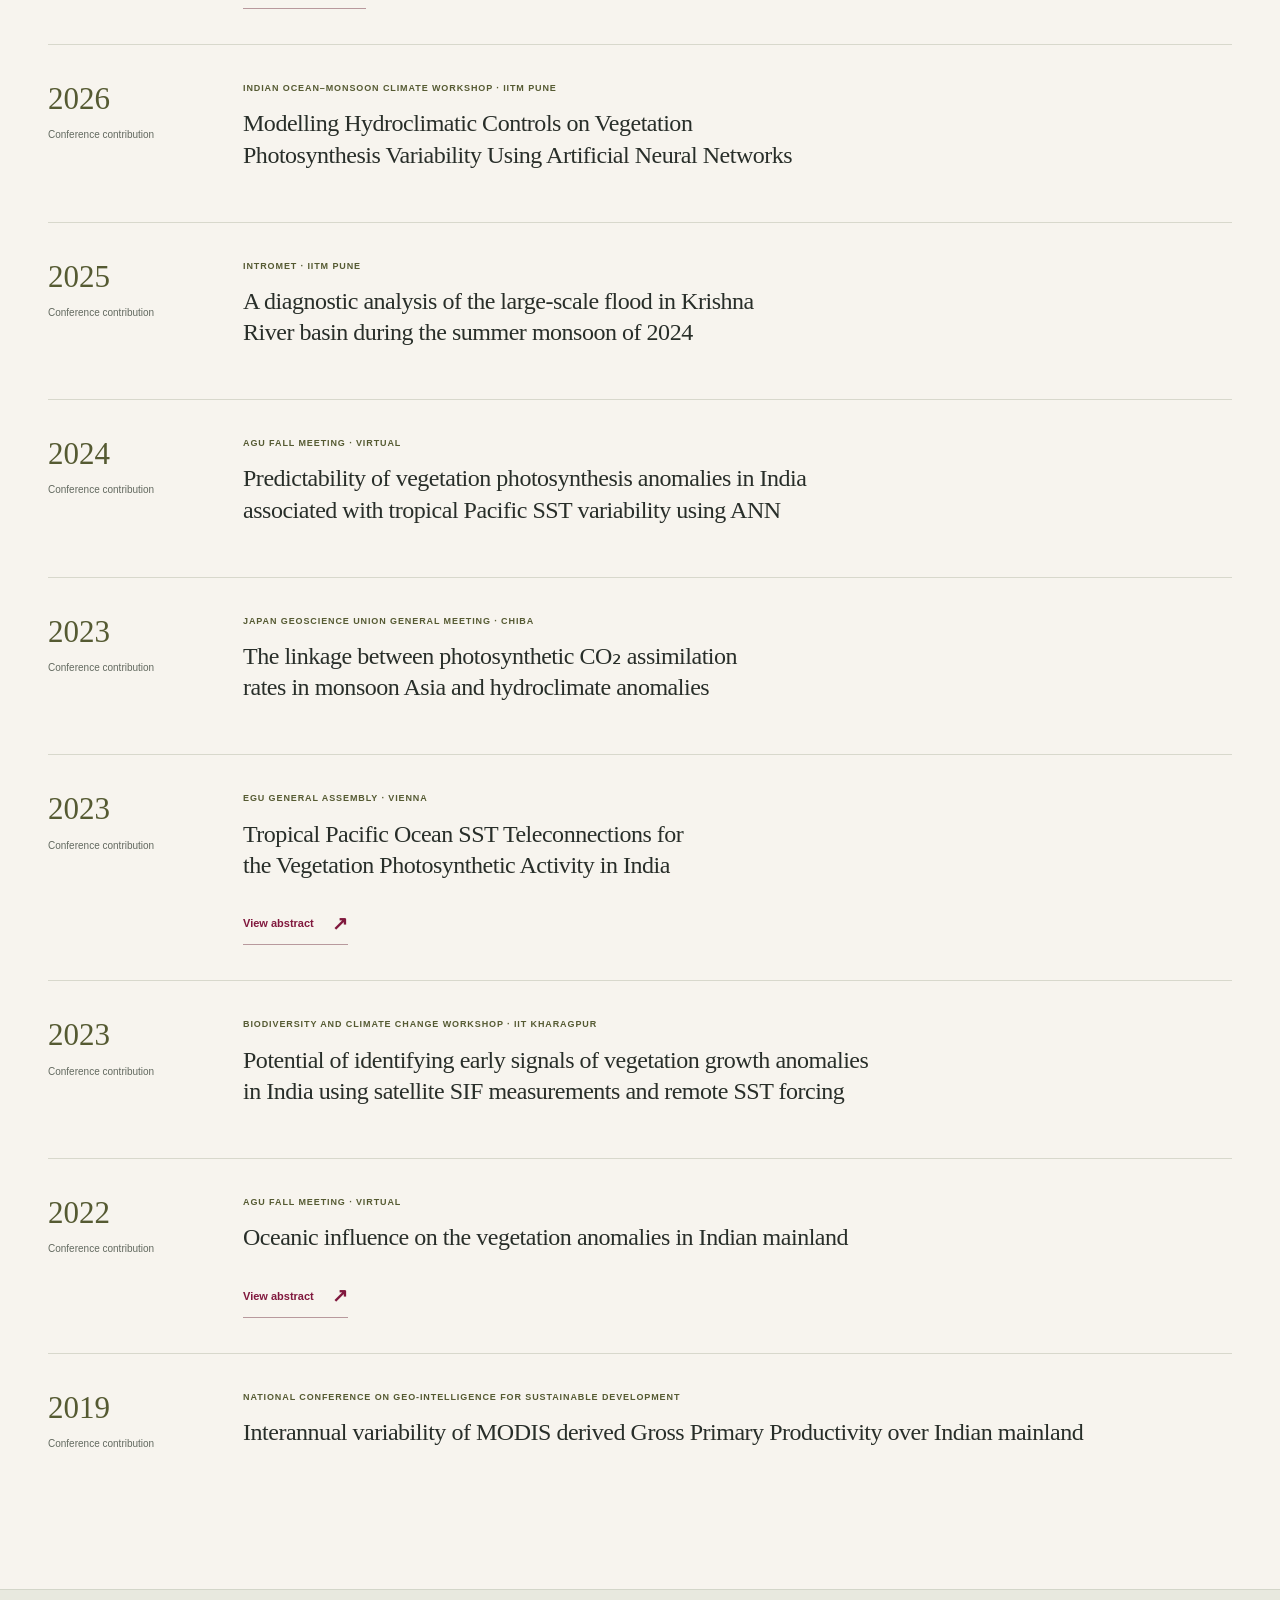
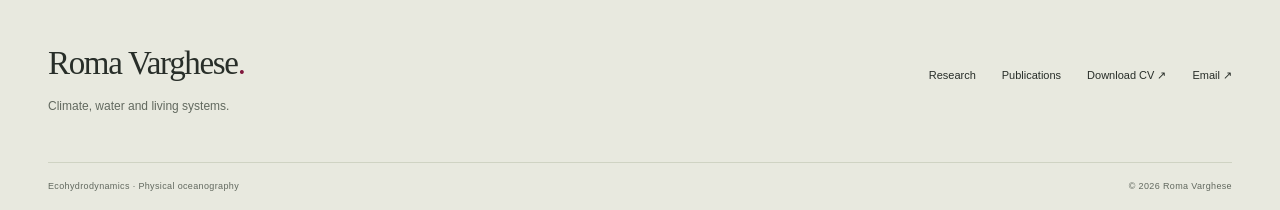
<file: publications.html>
<!doctype html>
<html lang="en"><head>
<meta charset="utf-8"><meta name="viewport" content="width=device-width,initial-scale=1">
<meta name="description" content="Research articles, book chapters and conference contributions by Roma Varghese."><meta name="author" content="Roma Varghese">
<meta name="robots" content="noindex,nofollow"><meta name="referrer" content="no-referrer"><meta name="theme-color" content="#f7f4ee">
<title>Publications | Roma Varghese</title>
<link rel="icon" href="assets/favicon.svg" type="image/svg+xml">
<link rel="stylesheet" href="assets/style.css"><script src="assets/site.js" defer></script>
</head><body>
<a class="skip" href="#main">Skip to content</a>
<header class="site-header"><div class="container header-inner">
<a href="index.html" class="brand" aria-label="Roma Varghese home"><span class="brand-symbol" aria-hidden="true">rv<span>.</span></span><span>Roma Varghese<small>EARTH SYSTEM SCIENTIST</small></span></a>
<button class="menu-toggle" type="button" aria-expanded="false" aria-controls="main-nav"><span>Menu</span><span class="menu-lines" aria-hidden="true"></span></button>
<nav id="main-nav" aria-label="Main navigation"><a href="index.html">Home</a><a href="research.html">Research</a><a href="publications.html" aria-current="page">Publications</a><a href="profile.html">Profile</a><a href="contact.html">Contact</a></nav>
</div></header>
<main id="main"><section class="container page-intro"><p class="eyebrow">Publications</p><h1>Research in<br><em>print &amp; conversation.</em></h1><p class="intro-text">Journal articles, book chapters and conference contributions across climate, hydrology and ecosystem science.</p><div class="publication-totals"><span><strong>07</strong> Research articles</span><span><strong>02</strong> Book chapters</span></div></section>
<section class="container publication-section" aria-label="Publication library"><div class="publication-tools" hidden><div class="filter-group" aria-label="Filter publications"><button class="filter active" data-filter="all" type="button" aria-pressed="true">All work</button><button class="filter" data-filter="article" type="button" aria-pressed="false">Research articles</button><button class="filter" data-filter="chapter" type="button" aria-pressed="false">Book chapters</button><button class="filter" data-filter="conference" type="button" aria-pressed="false">Conferences</button></div><div class="search-field"><label for="publication-search">Search publications</label><div class="search-input-wrap"><input type="search" id="publication-search" placeholder="Search by topic, title or year…" autocomplete="off"><button class="clear-search" type="button" hidden>Clear</button></div></div><p class="result-count" role="status" aria-live="polite"></p></div><div class="publication-list"><article class="publication-record" id="hydroclimate-photosynthesis" data-type="article"><div class="publication-year">2026<span>Research article</span></div><div class="publication-content"><span class="small-label">Vegetation & hydroclimate</span><h2>Disentangling hydroclimatic and irrigation controls on vegetation photosynthesis variability in India</h2><p class="authors">Varghese, R., Chowdary, J. S., & Gnanaseelan, C.</p><p class="journal">Ecohydrology & Hydrobiology</p><a class="text-link doi-link" href="https://doi.org/10.1016/j.ecohyd.2026.100811" rel="noreferrer">Read publication <span aria-hidden="true">↗</span></a></div></article><article class="publication-record" id="monsoon-floods" data-type="article"><div class="publication-year">2026<span>Research article</span></div><div class="publication-content"><span class="small-label">Monsoon & hydrology</span><h2>Monsoon-driven hydrological pathways of flood generation in semi-arid river basins</h2><p class="authors">Varghese, R., Chowdary, J. S., & Gnanaseelan, C.</p><p class="journal">Hydrological Processes, 40(7)</p><a class="text-link doi-link" href="https://doi.org/10.1002/hyp.70622" rel="noreferrer">Read publication <span aria-hidden="true">↗</span></a></div></article><article class="publication-record" id="ai-vegetation" data-type="article"><div class="publication-year">2025<span>Research article</span></div><div class="publication-content"><span class="small-label">AI & ecosystem prediction</span><h2>An artificial intelligence-based framework for modeling vegetation photosynthesis anomalies in India corresponding to tropical oceanic variability</h2><p class="authors">Varghese, R., Behera, S., & Behera, M. D.</p><p class="journal">Global Change Biology, 31(12)</p><a class="text-link doi-link" href="https://doi.org/10.1111/gcb.70636" rel="noreferrer">Read publication <span aria-hidden="true">↗</span></a></div></article><article class="publication-record" id="ocean-climate-ecosystems" data-type="chapter"><div class="publication-year">2025<span>Book chapter</span></div><div class="publication-content"><span class="small-label">Ocean, climate & ecosystems</span><h2>Role of ocean and climate in terrestrial ecosystems</h2><p class="authors">Behera, S., Varghese, R., Ratnam, J. V., Doi, T., & Behera, M. D.</p><p class="journal">Sustainable Development Perspectives in Earth Observation · Elsevier · pp. 419–435</p><a class="text-link doi-link" href="https://doi.org/10.1016/B978-0-443-14072-3.00002-2" rel="noreferrer">Read publication <span aria-hidden="true">↗</span></a></div></article><article class="publication-record" id="ocean-productivity" data-type="article"><div class="publication-year">2024<span>Research article</span></div><div class="publication-content"><span class="small-label">Ocean–ecosystem teleconnections</span><h2>Tropical ocean teleconnections with gross primary productivity of monsoon-Asia</h2><p class="authors">Varghese, R., Behera, S., & Behera, M. D.</p><p class="journal">Science of The Total Environment, 938(5)</p><a class="text-link doi-link" href="https://doi.org/10.1016/j.scitotenv.2024.173337" rel="noreferrer">Read publication <span aria-hidden="true">↗</span></a></div></article><article class="publication-record" id="sst-fluorescence" data-type="article"><div class="publication-year">2023<span>Research article</span></div><div class="publication-content"><span class="small-label">Satellite vegetation observations</span><h2>Significant inverse influence of tropical Indian Ocean SST on SIF of Indian vegetation during the summer monsoon onset phase</h2><p class="authors">Varghese, R., Behera, S. K., & Behera, M. D.</p><p class="journal">Remote Sensing, 15(7)</p><a class="text-link doi-link" href="https://doi.org/10.3390/rs15071756" rel="noreferrer">Read publication <span aria-hidden="true">↗</span></a></div></article><article class="publication-record" id="amphan" data-type="article"><div class="publication-year">2022<span>Research article</span></div><div class="publication-content"><span class="small-label">Floods & Earth observation</span><h2>Assessment of tropical cyclone Amphan affected inundation areas using Sentinel-1 satellite data</h2><p class="authors">Behera, M. D., Prakash, J., Paramanik, S., Mudi, S., Dash, J., Varghese, R., et al.</p><p class="journal">Tropical Ecology, 63(1)</p><a class="text-link doi-link" href="https://doi.org/10.1007/s42965-021-00187-w" rel="noreferrer">Read publication <span aria-hidden="true">↗</span></a></div></article><article class="publication-record" id="mangrove-photosynthesis" data-type="chapter"><div class="publication-year">2022<span>Book chapter</span></div><div class="publication-content"><span class="small-label">Mangroves & remote sensing</span><h2>Photosynthetic Variables Estimation in a Mangrove Forest</h2><p class="authors">Paramanik, S., Varghese, R., Behera, M. D., Barnwal, S., Behera, S. K., & Bhattyacharya, B. K.</p><p class="journal">Advances in Remote Sensing for Forest Monitoring · John Wiley & Sons · pp. 126–149</p><a class="text-link doi-link" href="https://doi.org/10.1002/9781119788157.ch6" rel="noreferrer">Read publication <span aria-hidden="true">↗</span></a></div></article><article class="publication-record" id="gpp-india" data-type="article"><div class="publication-year">2019<span>Research article</span></div><div class="publication-content"><span class="small-label">Vegetation productivity</span><h2>Annual and seasonal variations in gross primary productivity across the agro-climatic regions in India</h2><p class="authors">Varghese, R., & Behera, M. D.</p><p class="journal">Environmental Monitoring and Assessment, 191, 631</p><a class="text-link doi-link" href="https://doi.org/10.1007/s10661-019-7796-2" rel="noreferrer">Read publication <span aria-hidden="true">↗</span></a></div></article><article class="publication-record conference-record" id="conference-1" data-type="conference"><div class="publication-year">2026<span>Conference contribution</span></div><div class="publication-content"><span class="small-label">Indian Ocean–Monsoon Climate Workshop · IITM Pune</span><h2>Modelling Hydroclimatic Controls on Vegetation Photosynthesis Variability Using Artificial Neural Networks</h2></div></article><article class="publication-record conference-record" id="conference-2" data-type="conference"><div class="publication-year">2025<span>Conference contribution</span></div><div class="publication-content"><span class="small-label">INTROMET · IITM Pune</span><h2>A diagnostic analysis of the large-scale flood in Krishna River basin during the summer monsoon of 2024</h2></div></article><article class="publication-record conference-record" id="conference-3" data-type="conference"><div class="publication-year">2024<span>Conference contribution</span></div><div class="publication-content"><span class="small-label">AGU Fall Meeting · Virtual</span><h2>Predictability of vegetation photosynthesis anomalies in India associated with tropical Pacific SST variability using ANN</h2></div></article><article class="publication-record conference-record" id="conference-4" data-type="conference"><div class="publication-year">2023<span>Conference contribution</span></div><div class="publication-content"><span class="small-label">Japan Geoscience Union General Meeting · Chiba</span><h2>The linkage between photosynthetic CO₂ assimilation rates in monsoon Asia and hydroclimate anomalies</h2></div></article><article class="publication-record conference-record" id="conference-5" data-type="conference"><div class="publication-year">2023<span>Conference contribution</span></div><div class="publication-content"><span class="small-label">EGU General Assembly · Vienna</span><h2>Tropical Pacific Ocean SST Teleconnections for the Vegetation Photosynthetic Activity in India</h2><a class="text-link" href="https://doi.org/10.5194/egusphere-egu23-14" rel="noreferrer">View abstract<span aria-hidden="true">↗</span></a></div></article><article class="publication-record conference-record" id="conference-6" data-type="conference"><div class="publication-year">2023<span>Conference contribution</span></div><div class="publication-content"><span class="small-label">Biodiversity and Climate Change Workshop · IIT Kharagpur</span><h2>Potential of identifying early signals of vegetation growth anomalies in India using satellite SIF measurements and remote SST forcing</h2></div></article><article class="publication-record conference-record" id="conference-7" data-type="conference"><div class="publication-year">2022<span>Conference contribution</span></div><div class="publication-content"><span class="small-label">AGU Fall Meeting · Virtual</span><h2>Oceanic influence on the vegetation anomalies in Indian mainland</h2><a class="text-link" href="https://ui.adsabs.harvard.edu/abs/2022AGUFM.B41G..02V" rel="noreferrer">View abstract<span aria-hidden="true">↗</span></a></div></article><article class="publication-record conference-record" id="conference-8" data-type="conference"><div class="publication-year">2019<span>Conference contribution</span></div><div class="publication-content"><span class="small-label">National Conference on Geo-intelligence for Sustainable Development</span><h2>Interannual variability of MODIS derived Gross Primary Productivity over Indian mainland</h2></div></article></div><div class="empty-state" hidden><h2>No matching publications.</h2><p>Try another topic, year or publication type.</p><button class="button outline" id="reset-filters" type="button">Reset search &amp; filters</button></div></section></main>
<footer class="site-footer"><div class="container footer-top"><div><a class="footer-name" href="index.html">Roma Varghese<span>.</span></a><p>Climate, water and living systems.</p></div><div class="footer-links"><a href="research.html">Research</a><a href="publications.html">Publications</a><a href="assets/Roma_Varghese_CV.pdf" download>Download CV ↗</a><a href="mailto:romavarghese17@gmail.com">Email ↗</a></div></div><div class="container footer-bottom"><span>Ecohydrodynamics · Physical oceanography</span><span>© 2026 Roma Varghese</span></div></footer>
</body></html>
</file>
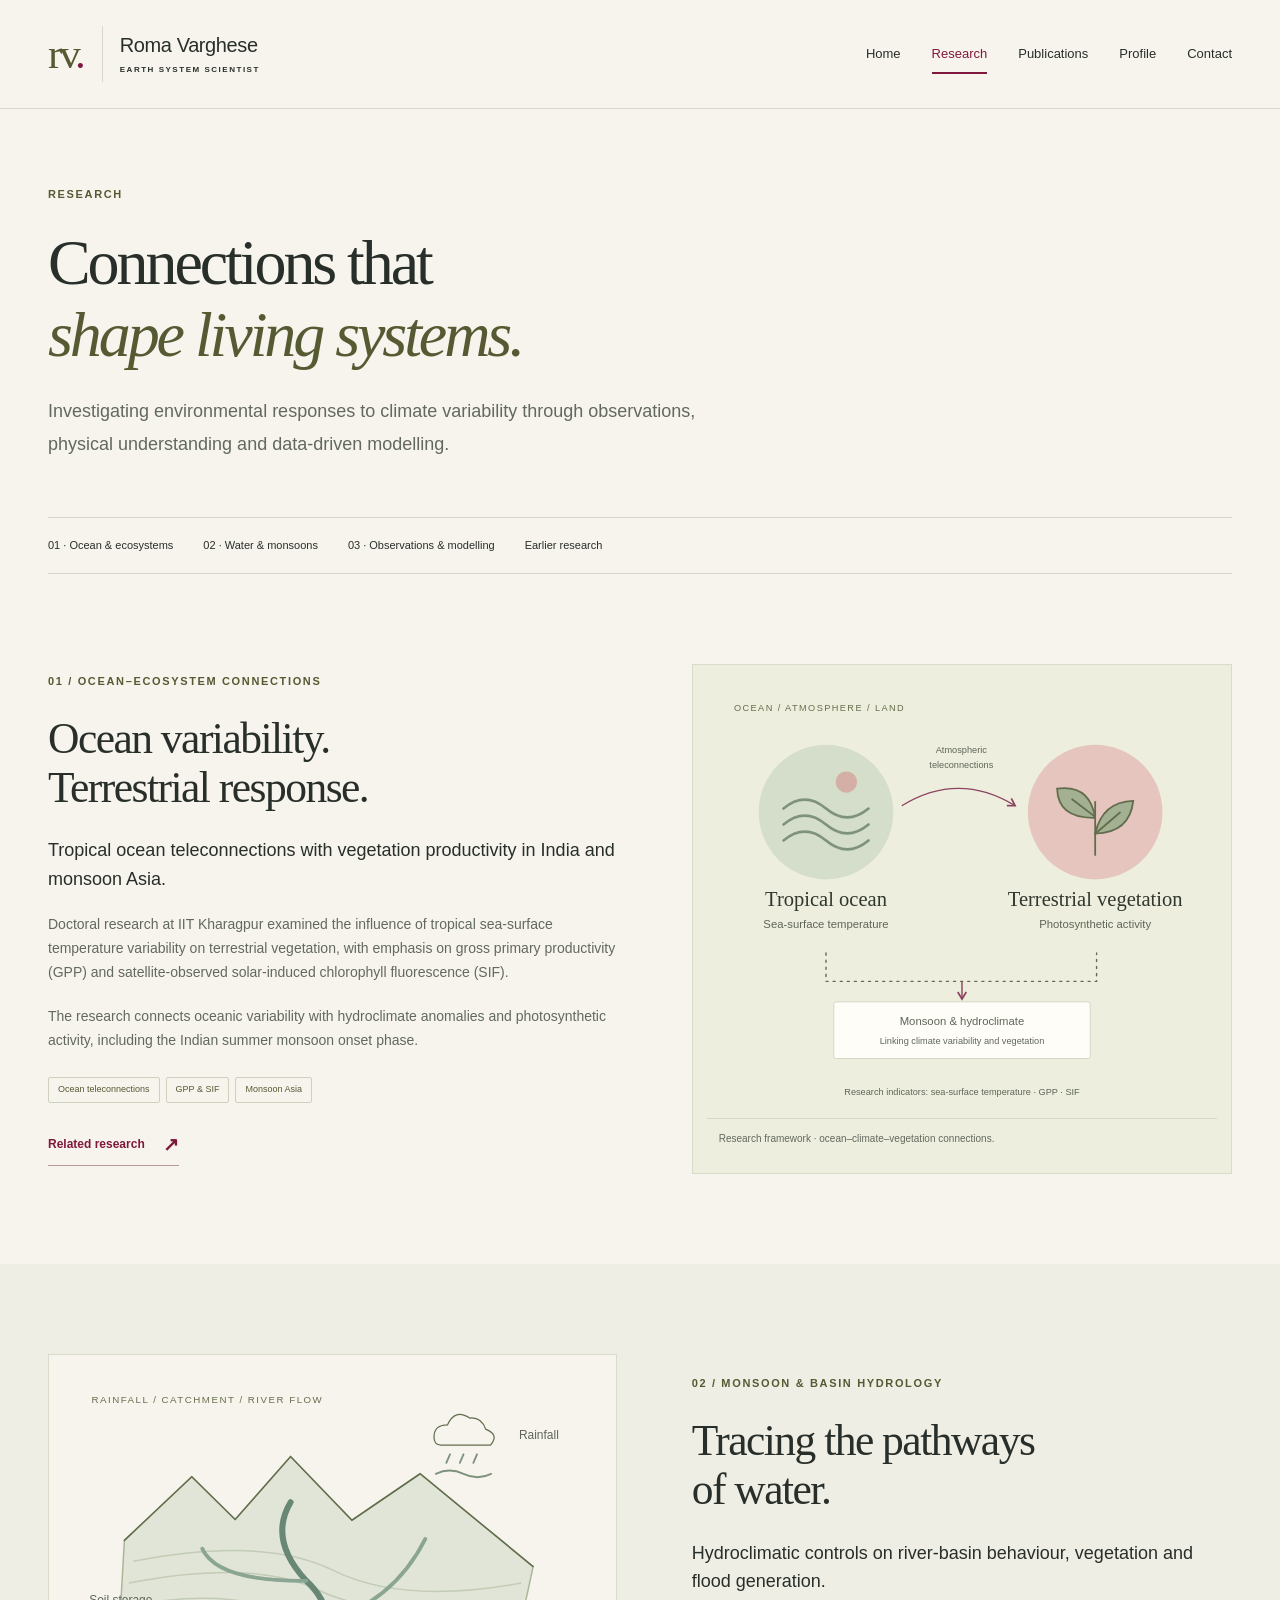
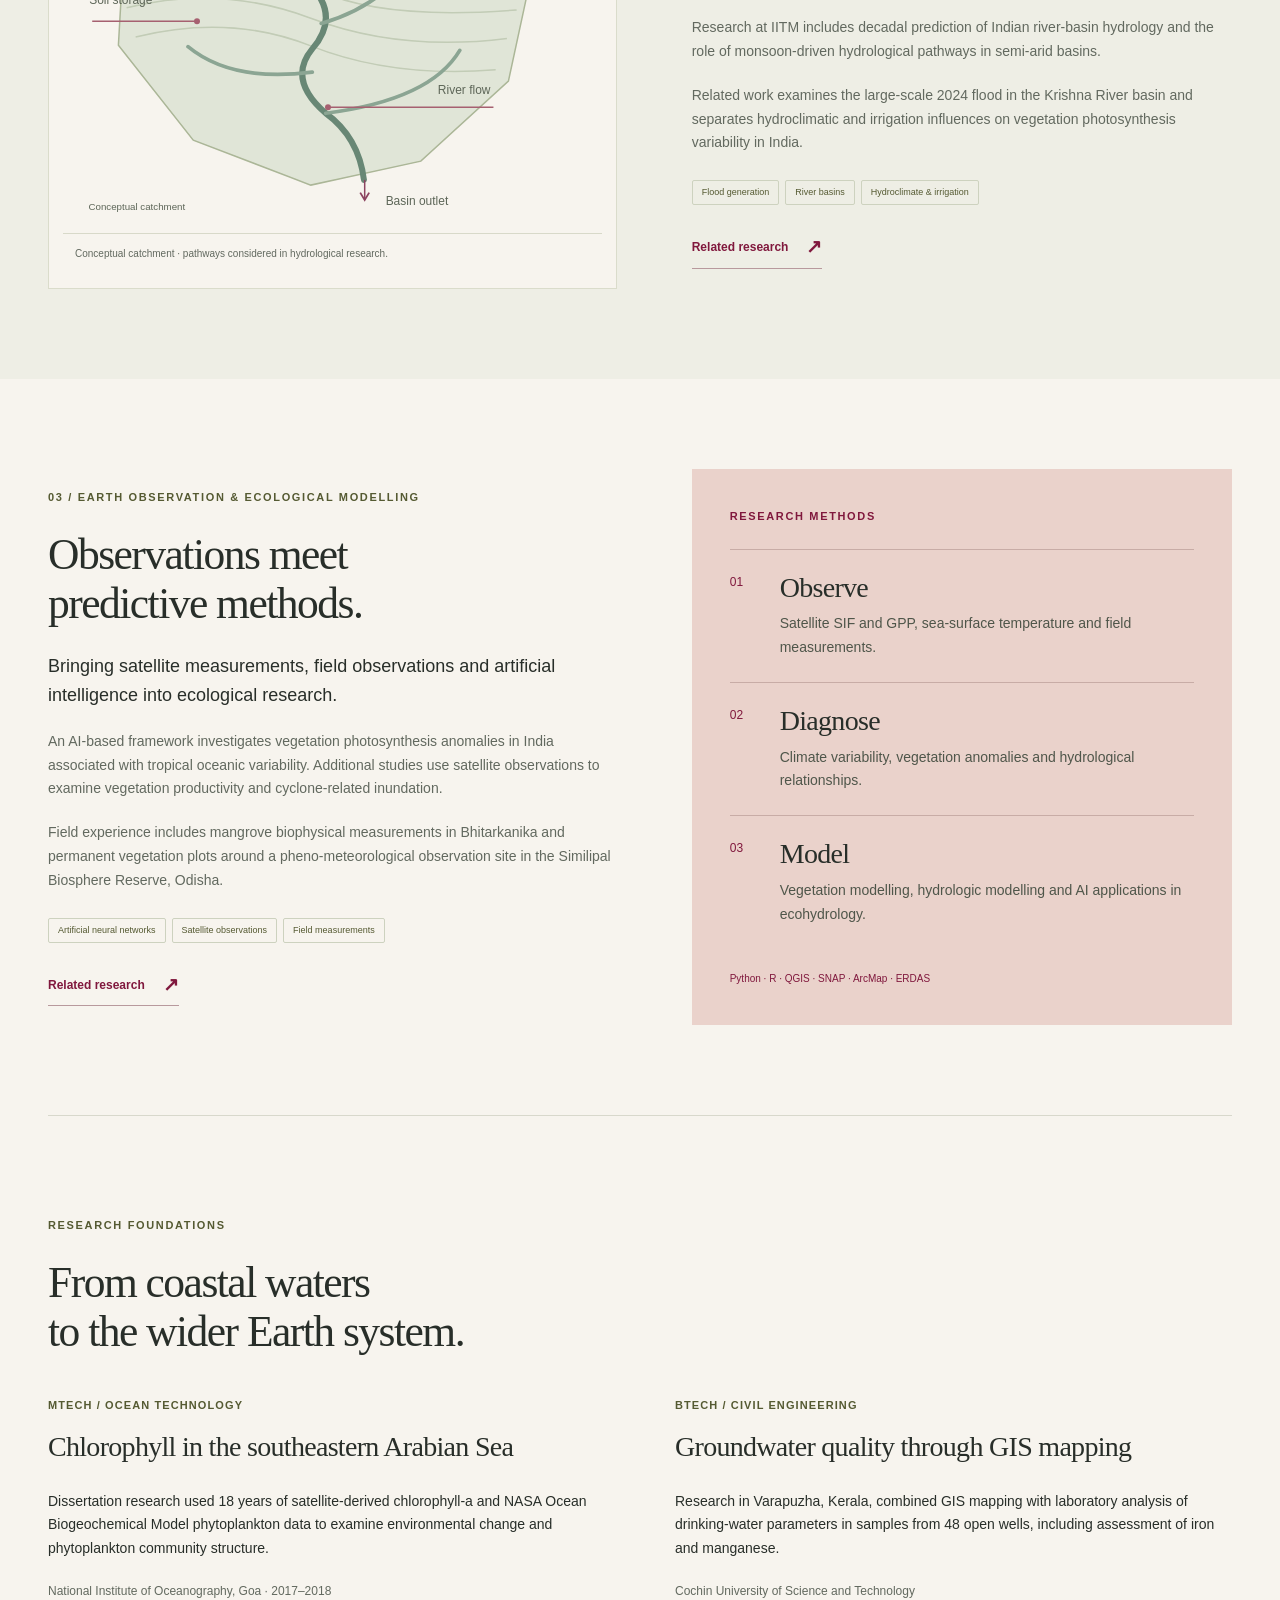
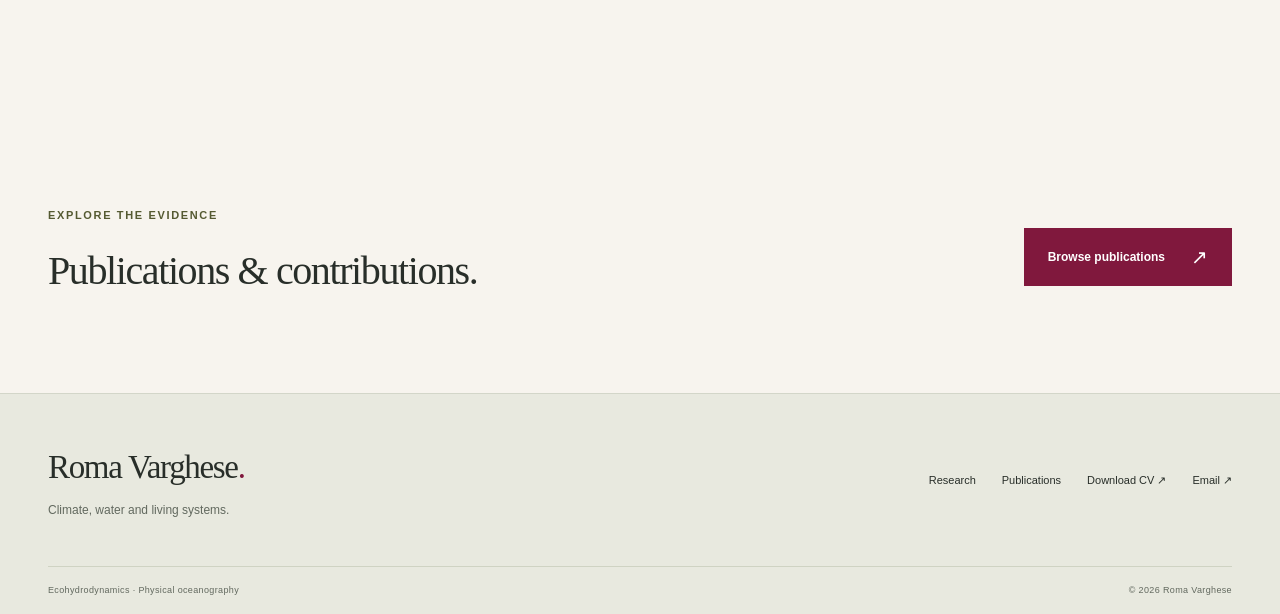
<file: research.html>
<!doctype html>
<html lang="en"><head>
<meta charset="utf-8"><meta name="viewport" content="width=device-width,initial-scale=1">
<meta name="description" content="Ocean–ecosystem teleconnections, monsoon and basin hydrology, Earth observation and ecological modelling."><meta name="author" content="Roma Varghese">
<meta name="robots" content="noindex,nofollow"><meta name="referrer" content="no-referrer"><meta name="theme-color" content="#f7f4ee">
<title>Research | Roma Varghese</title>
<link rel="icon" href="assets/favicon.svg" type="image/svg+xml">
<link rel="stylesheet" href="assets/style.css"><script src="assets/site.js" defer></script>
</head><body>
<a class="skip" href="#main">Skip to content</a>
<header class="site-header"><div class="container header-inner">
<a href="index.html" class="brand" aria-label="Roma Varghese home"><span class="brand-symbol" aria-hidden="true">rv<span>.</span></span><span>Roma Varghese<small>EARTH SYSTEM SCIENTIST</small></span></a>
<button class="menu-toggle" type="button" aria-expanded="false" aria-controls="main-nav"><span>Menu</span><span class="menu-lines" aria-hidden="true"></span></button>
<nav id="main-nav" aria-label="Main navigation"><a href="index.html">Home</a><a href="research.html" aria-current="page">Research</a><a href="publications.html">Publications</a><a href="profile.html">Profile</a><a href="contact.html">Contact</a></nav>
</div></header>
<main id="main"><section class="container page-intro"><p class="eyebrow">Research</p><h1>Connections that<br><em>shape living systems.</em></h1><p class="intro-text">Investigating environmental responses to climate variability through observations, physical understanding and data-driven modelling.</p></section>
<div class="container topic-nav" aria-label="Research topics"><a href="#ocean-ecosystems">01 · Ocean &amp; ecosystems</a><a href="#hydrology">02 · Water &amp; monsoons</a><a href="#earth-observation">03 · Observations &amp; modelling</a><a href="#earlier-work">Earlier research</a></div>
<section class="container research-detail" id="ocean-ecosystems"><div class="research-detail-copy"><p class="eyebrow">01 / Ocean–ecosystem connections</p><h2>Ocean variability.<br>Terrestrial response.</h2><p class="lead">Tropical ocean teleconnections with vegetation productivity in India and monsoon Asia.</p><p>Doctoral research at IIT Kharagpur examined the influence of tropical sea-surface temperature variability on terrestrial vegetation, with emphasis on gross primary productivity (GPP) and satellite-observed solar-induced chlorophyll fluorescence (SIF).</p><p>The research connects oceanic variability with hydroclimate anomalies and photosynthetic activity, including the Indian summer monsoon onset phase.</p><div class="topic-tags"><span>Ocean teleconnections</span><span>GPP &amp; SIF</span><span>Monsoon Asia</span></div><a class="text-link" href="publications.html#ocean-productivity">Related research <span aria-hidden="true">↗</span></a></div><figure class="research-art"><img src="assets/ocean-ecosystems.svg" width="720" height="620" alt="Conceptual connections from tropical ocean sea-surface temperature through atmospheric teleconnections and monsoon hydroclimate to vegetation productivity." loading="lazy"><figcaption>Research framework · ocean–climate–vegetation connections.</figcaption></figure></section>
<section class="hydrology-section"><div class="container research-detail reverse" id="hydrology"><figure class="research-art"><img src="assets/basin-hydrology.svg" width="720" height="620" alt="Conceptual river catchment showing rainfall, soil storage, tributaries and river flow as components of basin hydrology." loading="lazy"><figcaption>Conceptual catchment · pathways considered in hydrological research.</figcaption></figure><div class="research-detail-copy"><p class="eyebrow">02 / Monsoon &amp; basin hydrology</p><h2>Tracing the pathways<br>of water.</h2><p class="lead">Hydroclimatic controls on river-basin behaviour, vegetation and flood generation.</p><p>Research at IITM includes decadal prediction of Indian river-basin hydrology and the role of monsoon-driven hydrological pathways in semi-arid basins.</p><p>Related work examines the large-scale 2024 flood in the Krishna River basin and separates hydroclimatic and irrigation influences on vegetation photosynthesis variability in India.</p><div class="topic-tags"><span>Flood generation</span><span>River basins</span><span>Hydroclimate &amp; irrigation</span></div><a class="text-link" href="publications.html#monsoon-floods">Related research <span aria-hidden="true">↗</span></a></div></div></section>
<section class="container research-detail" id="earth-observation"><div class="research-detail-copy"><p class="eyebrow">03 / Earth observation &amp; ecological modelling</p><h2>Observations meet<br>predictive methods.</h2><p class="lead">Bringing satellite measurements, field observations and artificial intelligence into ecological research.</p><p>An AI-based framework investigates vegetation photosynthesis anomalies in India associated with tropical oceanic variability. Additional studies use satellite observations to examine vegetation productivity and cyclone-related inundation.</p><p>Field experience includes mangrove biophysical measurements in Bhitarkanika and permanent vegetation plots around a pheno-meteorological observation site in the Similipal Biosphere Reserve, Odisha.</p><div class="topic-tags"><span>Artificial neural networks</span><span>Satellite observations</span><span>Field measurements</span></div><a class="text-link" href="publications.html#ai-vegetation">Related research <span aria-hidden="true">↗</span></a></div><div class="methods-panel"><p class="eyebrow">Research methods</p><div><span>01</span><h3>Observe</h3><p>Satellite SIF and GPP, sea-surface temperature and field measurements.</p></div><div><span>02</span><h3>Diagnose</h3><p>Climate variability, vegetation anomalies and hydrological relationships.</p></div><div><span>03</span><h3>Model</h3><p>Vegetation modelling, hydrologic modelling and AI applications in ecohydrology.</p></div><p class="methods-tools">Python · R · QGIS · SNAP · ArcMap · ERDAS</p></div></section>
<section class="container section earlier-work" id="earlier-work"><div class="section-heading"><div><p class="eyebrow">Research foundations</p><h2>From coastal waters<br>to the wider Earth system.</h2></div></div><div class="two-column"><article><span class="small-label">MTECH / OCEAN TECHNOLOGY</span><h3>Chlorophyll in the southeastern Arabian Sea</h3><p>Dissertation research used 18 years of satellite-derived chlorophyll-a and NASA Ocean Biogeochemical Model phytoplankton data to examine environmental change and phytoplankton community structure.</p><p class="muted">National Institute of Oceanography, Goa · 2017–2018</p></article><article><span class="small-label">BTECH / CIVIL ENGINEERING</span><h3>Groundwater quality through GIS mapping</h3><p>Research in Varapuzha, Kerala, combined GIS mapping with laboratory analysis of drinking-water parameters in samples from 48 open wells, including assessment of iron and manganese.</p><p class="muted">Cochin University of Science and Technology</p></article></div></section>
<section class="container contact-banner"><div><p class="eyebrow">Explore the evidence</p><h2>Publications &amp; contributions.</h2></div><a class="button primary" href="publications.html">Browse publications <span aria-hidden="true">↗</span></a></section></main>
<footer class="site-footer"><div class="container footer-top"><div><a class="footer-name" href="index.html">Roma Varghese<span>.</span></a><p>Climate, water and living systems.</p></div><div class="footer-links"><a href="research.html">Research</a><a href="publications.html">Publications</a><a href="assets/Roma_Varghese_CV.pdf" download>Download CV ↗</a><a href="mailto:romavarghese17@gmail.com">Email ↗</a></div></div><div class="container footer-bottom"><span>Ecohydrodynamics · Physical oceanography</span><span>© 2026 Roma Varghese</span></div></footer>
</body></html>
</file>
<file: assets/style.css>
@charset "UTF-8";
:root{--paper:#f7f4ee;--white:#fffdfa;--ink:#282e29;--muted:#62695f;--olive:#555a32;--sage:#b6bda4;--sage-light:#e6e9dd;--blush:#ead2cb;--rose:#a86168;--fuchsia:#80183d;--border:#d8d8cc;--serif:Georgia,"Times New Roman",serif;--sans:Inter,"Segoe UI",Arial,sans-serif}
*{box-sizing:border-box}html{scroll-behavior:smooth;scroll-padding-top:108px}body{margin:0;background:var(--paper);color:var(--ink);font-family:var(--sans);line-height:1.7;-webkit-font-smoothing:antialiased}img{display:block;max-width:100%;height:auto}a{color:inherit;text-decoration:none}button,input{font:inherit}button,a,input{-webkit-tap-highlight-color:transparent}button{cursor:pointer}a,button{touch-action:manipulation}a:focus-visible,button:focus-visible,input:focus-visible{outline:3px solid var(--fuchsia);outline-offset:5px}button[hidden],[hidden]{display:none!important}p{margin:0 0 20px}h1,h2,h3{line-height:1.13;font-weight:400;margin:0 0 24px;text-wrap:balance}h1,h2{font-family:var(--serif)}h1{font-size:clamp(45px,5.2vw,76px);letter-spacing:-.048em}h2{font-size:clamp(34px,3.4vw,49px);letter-spacing:-.035em}h3{font-size:23px;letter-spacing:-.025em;font-weight:500}em{font-family:var(--serif);font-weight:400;color:var(--olive)}figure{margin:0}.container{width:min(1200px,calc(100% - 96px));margin-inline:auto}.section{padding-block:100px}.eyebrow,.small-label{font-size:11px;font-weight:650;letter-spacing:.15em;text-transform:uppercase;color:var(--olive)}.eyebrow{margin-bottom:23px}.small-label{letter-spacing:.1em;display:block;margin-bottom:14px}.muted{color:var(--muted)}.lead{font-size:20px;line-height:1.6}.skip{position:fixed;left:16px;top:-100px;background:var(--white);padding:12px 20px;z-index:100}.skip:focus{top:12px}.site-header{border-bottom:1px solid var(--border);background:var(--paper)}.header-inner{display:flex;align-items:center;justify-content:space-between;min-height:108px;gap:32px}.brand{display:flex;gap:17px;align-items:center;font-size:20px;line-height:1.3;letter-spacing:-.02em}.brand small{display:block;font-size:8px;letter-spacing:.19em;font-weight:600;margin-top:7px}.brand-symbol{font-family:var(--serif);font-size:43px;letter-spacing:-.07em;border-right:1px solid var(--border);padding-right:19px;color:var(--olive)}.brand-symbol span{color:var(--fuchsia)}#main-nav{display:flex;align-items:center;gap:31px}#main-nav a{font-size:13px;padding-block:12px;position:relative}#main-nav a:after{content:"";position:absolute;bottom:3px;left:0;width:0;height:2px;background:var(--fuchsia);transition:width .2s}#main-nav a[aria-current],#main-nav a:hover{color:var(--fuchsia)}#main-nav a:hover:after,#main-nav a[aria-current]:after{width:100%}.menu-toggle{display:none}.button{display:inline-flex;align-items:center;justify-content:space-between;gap:26px;min-height:53px;padding:13px 23px;border:1px solid transparent;font-size:12px;font-weight:600;line-height:1.5;transition:background .2s,color .2s,transform .2s}.button.primary{background:var(--fuchsia);color:#fff}.button.primary:hover{background:#64102e;transform:translateY(-2px)}.button.outline{border-color:var(--olive);color:var(--olive);background:transparent}.button.outline:hover{background:var(--sage-light)}.button span{font-size:20px;font-weight:400}.text-link{display:inline-flex;align-items:center;gap:18px;font-size:12px;font-weight:600;color:var(--fuchsia);border-bottom:1px solid #b8999d;padding-bottom:5px;width:fit-content;line-height:1.6}.text-link span{font-size:19px;transition:transform .2s}.text-link:hover span{transform:translate(2px,-2px)}.hero{display:grid;grid-template-columns:1.2fr 1fr;gap:65px;padding-block:76px 86px;align-items:center}.hero-copy h1{margin-bottom:30px;white-space:nowrap}.hero .eyebrow{display:flex;align-items:center;gap:12px}.small-diamond{width:7px;height:7px;background:var(--fuchsia);transform:rotate(45deg)}.hero-description{font-size:18px;max-width:450px;color:var(--muted);line-height:1.8;margin-bottom:32px}.hero-actions{display:flex;flex-wrap:wrap;gap:13px}.hero-note{position:relative;color:var(--muted);font-size:11px;line-height:1.8;margin-top:36px;padding-left:47px}.note-line{position:absolute;top:8px;left:0;width:30px;height:1px;background:var(--sage)}.portrait-scene{position:relative;min-height:480px;display:grid;place-items:center;padding:30px 54px 30px 24px}.portrait-backdrop{position:absolute;inset:0 0 0 12px;background:var(--sage-light);overflow:hidden;border-radius:180px 180px 2px 2px}.contour{position:absolute;border:1px solid #9ca787;border-radius:47% 54% 42% 50%;height:480px;width:550px;transform:rotate(-32deg);top:200px;left:-110px}.contour-two{width:620px;height:530px;left:-142px;top:170px}.contour-three{width:690px;height:590px;left:-170px;top:140px}.portrait-orbit{position:absolute;width:190px;height:190px;background:var(--blush);border-radius:50%;right:-45px;top:80px}.portrait-card{background:var(--white);position:relative;z-index:1;padding:12px 12px 17px;width:286px;box-shadow:0 15px 40px #2b352314;transform:none}.portrait-card img{width:100%;height:auto}.portrait-card figcaption{padding:15px 5px 0;line-height:1.5}.portrait-card strong{display:block;font-family:var(--serif);font-weight:400;font-size:21px}.portrait-card figcaption span{display:block;font-size:9px;color:var(--muted);margin-top:5px}.portrait-side-note{position:absolute;right:14px;top:115px;writing-mode:vertical-rl;font-size:8px;letter-spacing:.19em;color:var(--olive)}.portrait-mark{position:absolute;bottom:1px;right:14px;font-family:var(--serif);font-size:78px;line-height:1.1;color:var(--fuchsia);letter-spacing:-.07em}.credentials{border-block:1px solid var(--border);background:#eeeee4}.credential-grid{display:grid;grid-template-columns:repeat(3,1fr);padding-block:30px;gap:40px}.credential{display:flex;flex-direction:column;border-right:1px solid #cfd2c1}.credential:last-child{border:0}.credential-label{font-size:9px;letter-spacing:.13em;color:var(--olive);margin-bottom:7px}.credential strong{font-family:var(--serif);font-size:23px;font-weight:400}.credential>span:last-child{font-size:11px;color:var(--muted);margin-top:3px}.section-heading{display:flex;justify-content:space-between;align-items:end;gap:65px;margin-bottom:40px}.section-heading h2{margin-bottom:0}.section-heading>p{max-width:390px;color:var(--muted);font-size:15px;margin:0}.section-heading>.text-link{flex-shrink:0;margin-bottom:7px}.framework{padding:30px 30px 20px;background:var(--white);border:1px solid var(--border)}.framework img{width:100%}.framework figcaption{font-size:11px;color:var(--muted);padding:10px 12px 0;border-top:1px solid var(--border);margin-top:18px}.research-band{background:var(--olive);color:var(--paper)}.research-band .eyebrow{color:#d0d6be}.research-band .text-link{color:var(--paper);border-color:#a7ad8d}.research-rows{border-top:1px solid #8a9073;margin-top:48px}.research-row{display:grid;grid-template-columns:60px 1fr 50px;gap:30px;align-items:start;padding:34px 0;border-bottom:1px solid #8a9073;transition:padding .2s}.research-row:hover{padding-left:10px}.research-row h3{font-family:var(--serif);font-size:30px;margin:0 0 12px}.research-row p{font-size:14px;color:#dde0d0;margin:0;max-width:650px}.row-number{font-family:var(--serif);font-size:18px;color:#d7c4c1;line-height:1.8}.row-arrow{font-size:32px;text-align:right}.selected-grid{display:grid;grid-template-columns:repeat(3,1fr);gap:32px}.selected-paper{display:flex;flex-direction:column;padding:25px 0;border-top:2px solid var(--olive)}.paper-meta{display:flex;gap:17px;align-items:center;margin-bottom:24px;color:var(--muted);font-size:10px}.paper-meta span:first-child{color:var(--fuchsia);font-weight:650}.selected-paper h3{font-family:var(--serif);font-size:25px;line-height:1.35;letter-spacing:-.02em;margin:0 0 20px}.selected-paper h3 a:hover{color:var(--fuchsia)}.selected-paper p{font-size:12px;color:var(--muted);margin-top:auto}.selected-paper .text-link{margin-top:20px}.distinction{display:grid;grid-template-columns:100px 1fr .9fr;gap:35px;background:var(--blush);padding:45px 46px;align-items:center}.distinction-icon{font-size:84px;line-height:1;color:var(--fuchsia)}.distinction h2{font-size:33px;margin-bottom:0}.distinction .eyebrow{margin-bottom:16px;color:var(--fuchsia)}.distinction em{color:var(--fuchsia)}.distinction p:not(.eyebrow){font-size:14px;margin-bottom:22px}.contact-banner{padding-block:85px;display:flex;align-items:center;justify-content:space-between;gap:45px}.contact-banner h2{font-size:40px;margin-bottom:15px}.contact-banner p:not(.eyebrow){font-size:14px;color:var(--muted);margin-bottom:0}.contact-banner>.button{flex-shrink:0}.site-footer{background:#e8e9df;border-top:1px solid #d3d6c9}.footer-top{padding-block:45px;display:flex;justify-content:space-between;gap:35px}.footer-name{font-family:var(--serif);font-size:33px;letter-spacing:-.04em}.footer-name span{color:var(--fuchsia)}.footer-top p{font-size:12px;color:var(--muted);margin:5px 0 0}.footer-links{display:flex;align-items:center;gap:26px;font-size:11px}.footer-links a:hover{color:var(--fuchsia)}.footer-bottom{padding-block:16px;border-top:1px solid #cfd3c3;display:flex;justify-content:space-between;font-size:9px;color:var(--muted);letter-spacing:.04em}.page-intro{padding-block:76px 57px}.page-intro h1{font-size:clamp(45px,5vw,70px);max-width:950px}.intro-text{max-width:700px;font-size:18px;color:var(--muted);line-height:1.8;margin:0}.intro-text a{text-decoration:underline;text-underline-offset:4px}.topic-nav{display:flex;flex-wrap:wrap;border-block:1px solid var(--border);gap:16px 30px;padding-block:18px;font-size:11px}.topic-nav a:hover{color:var(--fuchsia)}.research-detail{display:grid;grid-template-columns:1fr .95fr;gap:75px;padding-block:90px;align-items:center;scroll-margin-top:20px}.research-detail p:not(.eyebrow):not(.lead){font-size:14px;color:var(--muted)}.research-detail .lead{font-size:18px}.research-detail-copy>.text-link{margin-top:15px}.research-art{background:#eeeede;border:1px solid #dadccb;padding:14px}.research-art img{width:100%}.research-art figcaption{font-size:10px;color:var(--muted);padding:12px;border-top:1px solid #d8d9c9;line-height:1.6}.hydrology-section{background:#eeeee5}.hydrology-section .research-art{background:var(--paper)}.topic-tags{display:flex;flex-wrap:wrap;gap:6px;margin-block:25px 12px}.topic-tags span{border:1px solid #cdd2bf;border-radius:2px;padding:4px 9px;font-size:9px;color:var(--olive)}.methods-panel{--muted:#4f564a;background:var(--blush);padding:38px}.methods-panel>.eyebrow{color:var(--fuchsia)}.methods-panel>div{display:grid;grid-template-columns:35px 1fr;padding:22px 0;border-top:1px solid #c8aca6;gap:3px 15px}.methods-panel>div>span{grid-row:span 2;color:var(--fuchsia);font-size:12px}.methods-panel h3{font-family:var(--serif);font-size:28px;margin:0 0 6px}.methods-panel div p{margin:0}.methods-panel .methods-tools{font-size:10px!important;margin:22px 0 0;color:var(--fuchsia)!important}.earlier-work{border-top:1px solid var(--border)}.two-column{display:grid;grid-template-columns:1fr 1fr;gap:70px}.two-column h3{font-family:var(--serif);font-size:28px;line-height:1.3}.two-column p{font-size:14px}.two-column .muted{font-size:12px}.publication-totals{display:flex;gap:40px;margin-top:32px;font-size:11px;color:var(--muted)}.publication-totals strong{font-family:var(--serif);font-size:28px;font-weight:400;color:var(--fuchsia);padding-right:9px}.publication-section{padding-bottom:90px}.publication-tools{border-top:1px solid var(--border);padding-top:28px;display:grid;grid-template-columns:1fr 310px;align-items:center;gap:20px}.filter-group{display:flex;gap:5px;flex-wrap:wrap}.filter{background:transparent;border:1px solid transparent;padding:9px 13px;font-size:11px;color:var(--muted)}.filter.active{background:var(--olive);color:white}.filter:hover:not(.active){border-color:var(--sage)}.search-field label{display:block;font-size:10px;color:var(--muted);margin-bottom:6px}.search-input-wrap{display:flex;border-bottom:1px solid var(--olive)}.search-input-wrap input{background:transparent;min-width:0;width:100%;border:0;padding:8px 0;font-size:12px;color:var(--ink);border-radius:0}.clear-search{border:0;background:transparent;font-size:10px;color:var(--fuchsia);padding:0 9px}.result-count{grid-column:1/-1;font-size:10px;color:var(--muted);margin:0;padding-bottom:10px}.publication-record{display:grid;grid-template-columns:150px 1fr;gap:45px;padding:35px 0;border-top:1px solid var(--border);scroll-margin-top:32px}.publication-record:target{border-top:2px solid var(--fuchsia);background:#eee5df;box-shadow:20px 0 #eee5df,-20px 0 #eee5df}.publication-year{font-family:var(--serif);font-size:31px;line-height:1.2;color:var(--olive)}.publication-year span{font-family:var(--sans);display:block;font-size:10px;line-height:1.6;color:var(--muted);margin-top:10px}.publication-content h2{font-family:var(--serif);font-size:28px;line-height:1.3;max-width:870px;letter-spacing:-.02em;margin:0 0 16px}.publication-content>.small-label{font-size:9px;margin-bottom:12px;line-height:1.8}.publication-content p{font-size:12px;margin-bottom:7px}.authors{color:var(--muted)}.journal{font-style:italic}.publication-content .text-link{margin-top:12px;font-size:11px}.conference-record h2{font-size:24px}.empty-state{padding:60px 0}.empty-state h2{font-size:32px}.empty-state p{color:var(--muted)}.profile-overview{display:grid;grid-template-columns:310px 1fr;gap:90px;padding-bottom:80px;align-items:center}.profile-photo{padding:20px;background:var(--blush);width:290px;max-width:100%}.profile-photo img{width:100%;height:auto}.profile-photo span{display:block;font-family:var(--serif);font-size:20px;padding-top:15px}.profile-overview>div:last-child>p:not(.eyebrow){font-size:16px;max-width:670px;color:var(--muted)}.profile-overview .button{margin-top:9px}.profile-section{display:grid;grid-template-columns:1fr 1.7fr;gap:75px;padding-block:80px;border-top:1px solid var(--border)}.profile-section-heading h2{font-size:39px}.timeline article{display:grid;grid-template-columns:125px 1fr;gap:28px;padding:0 0 30px;margin-bottom:30px;border-bottom:1px solid var(--border)}.timeline article:last-child{border:0;margin-bottom:0;padding-bottom:0}.timeline-date{font-size:11px;line-height:1.8;color:var(--olive)}.timeline h3{font-family:var(--serif);font-size:24px;margin:0 0 12px;line-height:1.3}.timeline .institution{font-size:12px;color:var(--olive);margin-bottom:12px}.timeline p{font-size:13px;color:var(--muted);margin-bottom:0}.education-band{background:var(--sage-light)}.education-band .profile-section{border:0}.expertise-grid{display:grid;grid-template-columns:1fr 1fr;gap:36px 70px;margin:0}.expertise-grid>div{padding-top:20px;border-top:1px solid var(--border)}.expertise-grid dt{font-family:var(--serif);font-size:26px;line-height:1.4;margin-bottom:13px}.expertise-grid dd{margin:0;color:var(--muted);font-size:14px}.recognition-band{background:var(--blush)}.recognition-band .profile-section{border:0}.recognition-band .eyebrow{color:var(--fuchsia)}.awards-list{list-style:none;padding:0;margin:0}.awards-list li{display:grid;grid-template-columns:80px 1fr;gap:28px;border-bottom:1px solid #c7aba6;padding:20px 0}.awards-list li:first-child{padding-top:0}.awards-list li:last-child{border:0}.awards-list>li>span{font-size:11px;color:var(--fuchsia)}.awards-list h3{font-family:var(--serif);font-size:24px;margin-bottom:8px}.awards-list p{font-size:12px;margin:0}.additional h2{font-size:36px}.contact-layout{display:grid;grid-template-columns:1.2fr 1fr;gap:30px;padding-block:12px 60px}.contact-card{padding:45px}.contact-card h2{font-size:37px}.email-card{background:var(--sage-light)}.email-card>p:not(.eyebrow){font-size:15px}.email-address{font-family:var(--serif);font-size:25px;line-height:1.6;color:var(--olive);overflow-wrap:anywhere;display:block;margin-block:30px}.email-address span{font-family:var(--sans);font-size:23px}.email-address:hover{color:var(--fuchsia)}.contact-topics{display:flex;flex-wrap:wrap;gap:8px;font-size:10px;padding-top:24px;border-top:1px solid #c4ccb5}.contact-topics span+span:before{content:"/";padding-right:8px;color:#9aa482}.cv-card{border:1px solid var(--border)}.cv-card p:not(.eyebrow){font-size:14px;color:var(--muted)}.cv-card>.text-link{display:flex;margin-top:20px}.cv-card>.button{margin-top:15px}.contact-bottom{padding-block:0 80px;display:flex;justify-content:space-between;align-items:center;gap:30px}.contact-bottom p{color:var(--muted);font-size:13px;margin:0}.contact-bottom>div{display:flex;gap:28px}
@media(min-width:1440px){.hero{gap:90px}.hero h1{font-size:78px}.portrait-scene{min-height:500px}}
@media(max-width:1100px){.container{width:calc(100% - 64px)}.hero{gap:30px}.hero h1{font-size:61px}.portrait-scene{padding-inline:20px 45px;min-height:450px}.portrait-card{width:250px}.brand{font-size:17px}#main-nav{gap:21px}.research-detail{gap:40px}.profile-section{gap:40px;grid-template-columns:1fr 1.8fr}.timeline article{grid-template-columns:100px 1fr;gap:20px}.publication-tools{grid-template-columns:1fr}.search-field{max-width:400px}.profile-overview{gap:55px}.contact-card{padding:30px}.email-address{font-size:22px}.footer-links{gap:18px}}
@media(max-width:800px){.container{width:calc(100% - 44px)}.header-inner{min-height:87px;gap:20px;flex-wrap:wrap;padding-block:17px}.brand-symbol{font-size:36px}.brand{font-size:18px}.brand small{font-size:7px}.brand-symbol{padding-right:14px}.brand{gap:13px}#main-nav{width:100%;justify-content:space-between;gap:12px;flex-wrap:wrap}#main-nav a{font-size:12px}.js .menu-toggle{display:flex;align-items:center;gap:14px;border:1px solid var(--border);background:transparent;color:var(--ink);padding:9px 12px;font-size:11px;min-height:42px}.menu-lines{width:17px;height:10px;border-block:1px solid var(--olive)}.js #main-nav{display:none;padding-top:10px;border-top:1px solid var(--border)}.js #main-nav.is-open{display:flex}.hero{padding-block:48px 55px;gap:35px;grid-template-columns:1fr 1fr}.hero h1{font-size:46px;white-space:normal}.hero-description{font-size:15px}.hero-actions{gap:10px}.hero-actions .button{padding:11px 14px;min-height:48px;gap:15px;font-size:11px}.hero-note{display:none}.portrait-scene{min-height:380px;padding:20px 35px 20px 10px}.portrait-card{width:216px}.portrait-card strong{font-size:18px}.portrait-card figcaption span{font-size:8px}.portrait-side-note{right:8px;font-size:7px}.portrait-mark{font-size:60px}.credential-grid{gap:20px}.credential strong{font-size:20px}.credential-label{font-size:8px;line-height:1.5}.credential>span:last-child{font-size:10px}.section{padding-block:65px}.section-heading{gap:30px}.section-heading>p{font-size:13px;max-width:310px}.section-heading h2{font-size:36px}.framework{padding:16px}.framework figcaption{font-size:10px}.research-row{grid-template-columns:35px 1fr 30px;gap:16px}.research-row h3{font-size:26px}.selected-grid{gap:22px}.selected-paper h3{font-size:22px}.paper-meta{flex-direction:column;align-items:start;gap:5px}.distinction{grid-template-columns:60px 1fr;padding:30px;gap:25px}.distinction>div:last-child{grid-column:2}.distinction-icon{font-size:59px}.contact-banner{padding-block:60px}.contact-banner h2{font-size:33px}.footer-top{flex-direction:column;gap:25px}.footer-links{flex-wrap:wrap;gap:20px 28px}.page-intro{padding-block:54px 42px}.page-intro h1{font-size:53px}.intro-text{font-size:16px}.research-detail{padding-block:65px;gap:35px}.research-detail h2{font-size:34px}.research-detail p:not(.eyebrow):not(.lead){font-size:13px}.research-detail .lead{font-size:16px}.methods-panel{padding:25px}.two-column{gap:35px}.two-column h3{font-size:25px}.profile-overview{grid-template-columns:240px 1fr;gap:35px}.profile-photo{width:240px}.profile-overview h2{font-size:35px}.profile-section{grid-template-columns:1fr;gap:24px;padding-block:60px}.profile-section-heading h2 br{display:none}.timeline article{grid-template-columns:130px 1fr}.expertise-grid{gap:30px}.contact-layout{gap:20px}.contact-card{padding:25px}.contact-card h2{font-size:30px}.email-address{font-size:21px}.publication-record{grid-template-columns:105px 1fr;gap:28px}.publication-content h2{font-size:25px}.contact-bottom{align-items:start}}
@media(max-width:600px){.container{width:calc(100% - 40px)}.hero{grid-template-columns:1fr;gap:40px}.hero h1{font-size:clamp(43px,11.5vw,65px);white-space:nowrap}.hero-description{font-size:16px;max-width:440px}.hero-actions .button{padding:13px 19px;font-size:11px;gap:18px}.hero .eyebrow{font-size:10px}.eyebrow{margin-bottom:19px}.portrait-scene{max-width:390px;width:100%;margin-inline:auto;min-height:410px;padding:20px 40px 20px 12px}.portrait-card{width:250px}.portrait-card strong{font-size:20px}.portrait-card figcaption span{font-size:8px}.portrait-side-note{right:14px;font-size:8px}.portrait-mark{right:15px;bottom:0;font-size:68px}.credential-grid{grid-template-columns:1fr;padding-block:8px;gap:0}.credential{border-right:0;border-bottom:1px solid #cfd2c1;padding-block:20px;display:grid;grid-template-columns:1fr 1fr;gap:0 15px;align-items:center}.credential-label{grid-row:span 2;max-width:140px;font-size:9px;margin:0}.credential strong{font-size:22px}.credential>span:last-child{font-size:10px}.section{padding-block:60px}.section-heading{display:block;margin-bottom:30px}.section-heading>p{max-width:none;margin-top:22px;font-size:14px}.section-heading>.text-link{margin-top:24px}.section-heading h2{font-size:36px}.framework{padding:9px 7px 13px;overflow:hidden}.framework img{width:100%;max-width:100%;height:auto}.framework picture{display:block}.framework figcaption{font-size:10px;margin-inline:8px;min-width:0;padding-inline:0}.research-row{grid-template-columns:24px 1fr 22px;gap:13px;padding-block:26px}.research-row h3{font-size:25px}.research-row p{font-size:12px}.row-number{font-size:14px}.row-arrow{font-size:24px}.selected-grid{grid-template-columns:1fr;gap:18px}.selected-paper{padding-block:22px 18px}.selected-paper h3{font-size:26px}.paper-meta{flex-direction:row;gap:16px;margin-bottom:16px}.selected-paper .text-link{margin-top:7px}.selected-paper p{margin-bottom:12px}.distinction{grid-template-columns:45px 1fr;gap:18px;padding:25px 20px}.distinction-icon{font-size:46px}.distinction h2{font-size:28px}.distinction p:not(.eyebrow){font-size:12px}.distinction .eyebrow{font-size:9px}.contact-banner{display:block;padding-block:60px}.contact-banner>.button{margin-top:28px}.contact-banner h2{font-size:34px}.contact-banner p:not(.eyebrow){font-size:13px}.footer-top{padding-block:35px}.footer-name{font-size:30px}.footer-links{display:grid;grid-template-columns:1fr 1fr;gap:17px}.footer-bottom{display:block;font-size:9px}.footer-bottom>span{display:block;margin:3px 0}.page-intro h1{font-size:44px}.page-intro{padding-top:47px}.intro-text{font-size:15px}.topic-nav{font-size:10px;gap:12px 19px;line-height:1.6}.research-detail{grid-template-columns:1fr;gap:30px;padding-block:55px}.research-detail h2{font-size:37px}.research-detail p:not(.eyebrow):not(.lead){font-size:14px}.research-detail .lead{font-size:17px}.research-art{padding:10px}.reverse .research-art{order:2}.research-art figcaption{font-size:10px}.methods-panel{padding:26px}.methods-panel div p{font-size:13px!important}.two-column{grid-template-columns:1fr;gap:35px}.two-column p{font-size:14px}.publication-totals{gap:25px;font-size:10px}.publication-totals strong{font-size:26px}.publication-tools{gap:18px;padding-top:20px}.filter{padding:8px 10px;font-size:10px}.filter-group{gap:5px}.search-field{max-width:none}.publication-record{grid-template-columns:1fr;gap:16px;padding-block:28px}.publication-year{display:flex;align-items:center;gap:15px;font-size:24px}.publication-year span{margin:0;font-size:10px}.publication-content h2{font-size:26px}.publication-content>.small-label{font-size:8px}.publication-content p{font-size:11px}.conference-record h2{font-size:23px}.publication-section{padding-bottom:55px}.profile-overview{grid-template-columns:1fr;gap:32px;padding-bottom:50px}.profile-photo{width:250px}.profile-overview>div:last-child>p:not(.eyebrow){font-size:15px}.profile-overview h2{font-size:38px}.profile-section-heading h2{font-size:36px}.timeline article{grid-template-columns:1fr;gap:9px}.timeline h3{font-size:25px}.timeline-date{font-size:10px}.expertise-grid{grid-template-columns:1fr;gap:26px}.expertise-grid dt{font-size:25px}.awards-list li{grid-template-columns:65px 1fr;gap:15px}.awards-list h3{font-size:23px}.awards-list p{font-size:11px}.additional h2{font-size:34px}.contact-layout{grid-template-columns:1fr;padding-bottom:40px}.contact-card{padding:29px 25px}.contact-card h2{font-size:34px}.email-address{font-size:22px}.contact-topics{font-size:9px}.contact-bottom{flex-direction:column;padding-bottom:55px;gap:20px}.contact-bottom p{font-size:12px}.contact-card .eyebrow{font-size:10px}}
@media(max-width:360px){.container{width:calc(100% - 32px)}.brand{font-size:16px;gap:10px}.brand-symbol{font-size:32px;padding-right:10px}.brand small{font-size:6px}.js .menu-toggle{padding:8px 10px;gap:10px}.hero h1{font-size:41px}.hero-actions{gap:9px}.hero-actions .button{padding-inline:12px;gap:12px}.portrait-card{width:222px}.portrait-scene{min-height:375px;padding-right:32px}.portrait-side-note{font-size:7px;right:8px}.portrait-mark{font-size:59px}.credential strong{font-size:19px}.page-intro h1{font-size:39px}.email-address{font-size:20px}.contact-card{padding:25px 19px}.filter{font-size:9px;padding:8px}.publication-totals{gap:18px}}
@media(prefers-reduced-motion:reduce){html{scroll-behavior:auto}*,*:before,*:after{animation:none!important;transition:none!important}}
@media print{.site-header,.site-footer,.hero-actions,.button,.publication-tools,.contact-banner,.skip{display:none!important}.container{width:100%}.section,.page-intro{padding-block:20px}.publication-record{break-inside:avoid}body{background:#fff;color:#000}}
</file>
<file: assets/cv.css>
*{box-sizing:border-box}body{margin:0;background:#eeeee6;color:#283129;font-family:"Segoe UI",Arial,sans-serif;font-size:14px;line-height:1.6}main,.cv-nav{max-width:900px;margin:auto}main{padding:55px 65px;background:#fffdfa}h1,h2,h3{line-height:1.25;margin:0 0 12px}h1,h2{font-family:Georgia,serif;font-weight:400}h1{font-size:44px;letter-spacing:-1px}h2{font-size:25px;color:#555a32;padding-bottom:8px;border-bottom:1px solid #d8d8cc}h3{font-size:14px;font-weight:600}p{margin:0 0 12px}a{color:#80183d;text-decoration:none;overflow-wrap:anywhere}header{border-bottom:2px solid #555a32;padding-bottom:25px;margin-bottom:28px}.cv-kicker{font-size:10px;letter-spacing:2px;color:#80183d}section{margin-bottom:28px}.cv-entry{margin-bottom:18px}.date{font-size:12px;color:#62695f}li{padding-left:5px;margin-bottom:12px}ol,ul{padding-left:20px}.cv-nav{display:flex;justify-content:space-between;gap:20px;padding:20px;font-size:12px}.cv-publications{font-size:13px}.cv-publications li{break-inside:avoid}@media(max-width:600px){main{padding:30px 22px}h1{font-size:35px}h2{font-size:25px}}@page{size:A4;margin:17mm 18mm}@media print{body{background:white;font-size:9.2pt;line-height:1.35}main{padding:0;max-width:none;background:white}.cv-nav{display:none}h1{font-size:27pt}h2{font-size:15pt;break-after:avoid}h3{font-size:10pt;break-after:avoid}header{margin-bottom:16px;padding-bottom:16px}section{margin-bottom:14px}p{margin-bottom:7px}.cv-entry{margin-bottom:10px;break-inside:avoid}.cv-publications-section{break-before:page}.cv-publications{font-size:9pt}li{margin-bottom:8px}.date{font-size:9pt}a{color:#283129}}

@media print{header{padding-bottom:12px;margin-bottom:12px}h2{margin-bottom:8px}h3{margin-bottom:5px}section{margin-bottom:12px}p{margin-bottom:4px}.cv-entry{margin-bottom:8px}}
</file>
